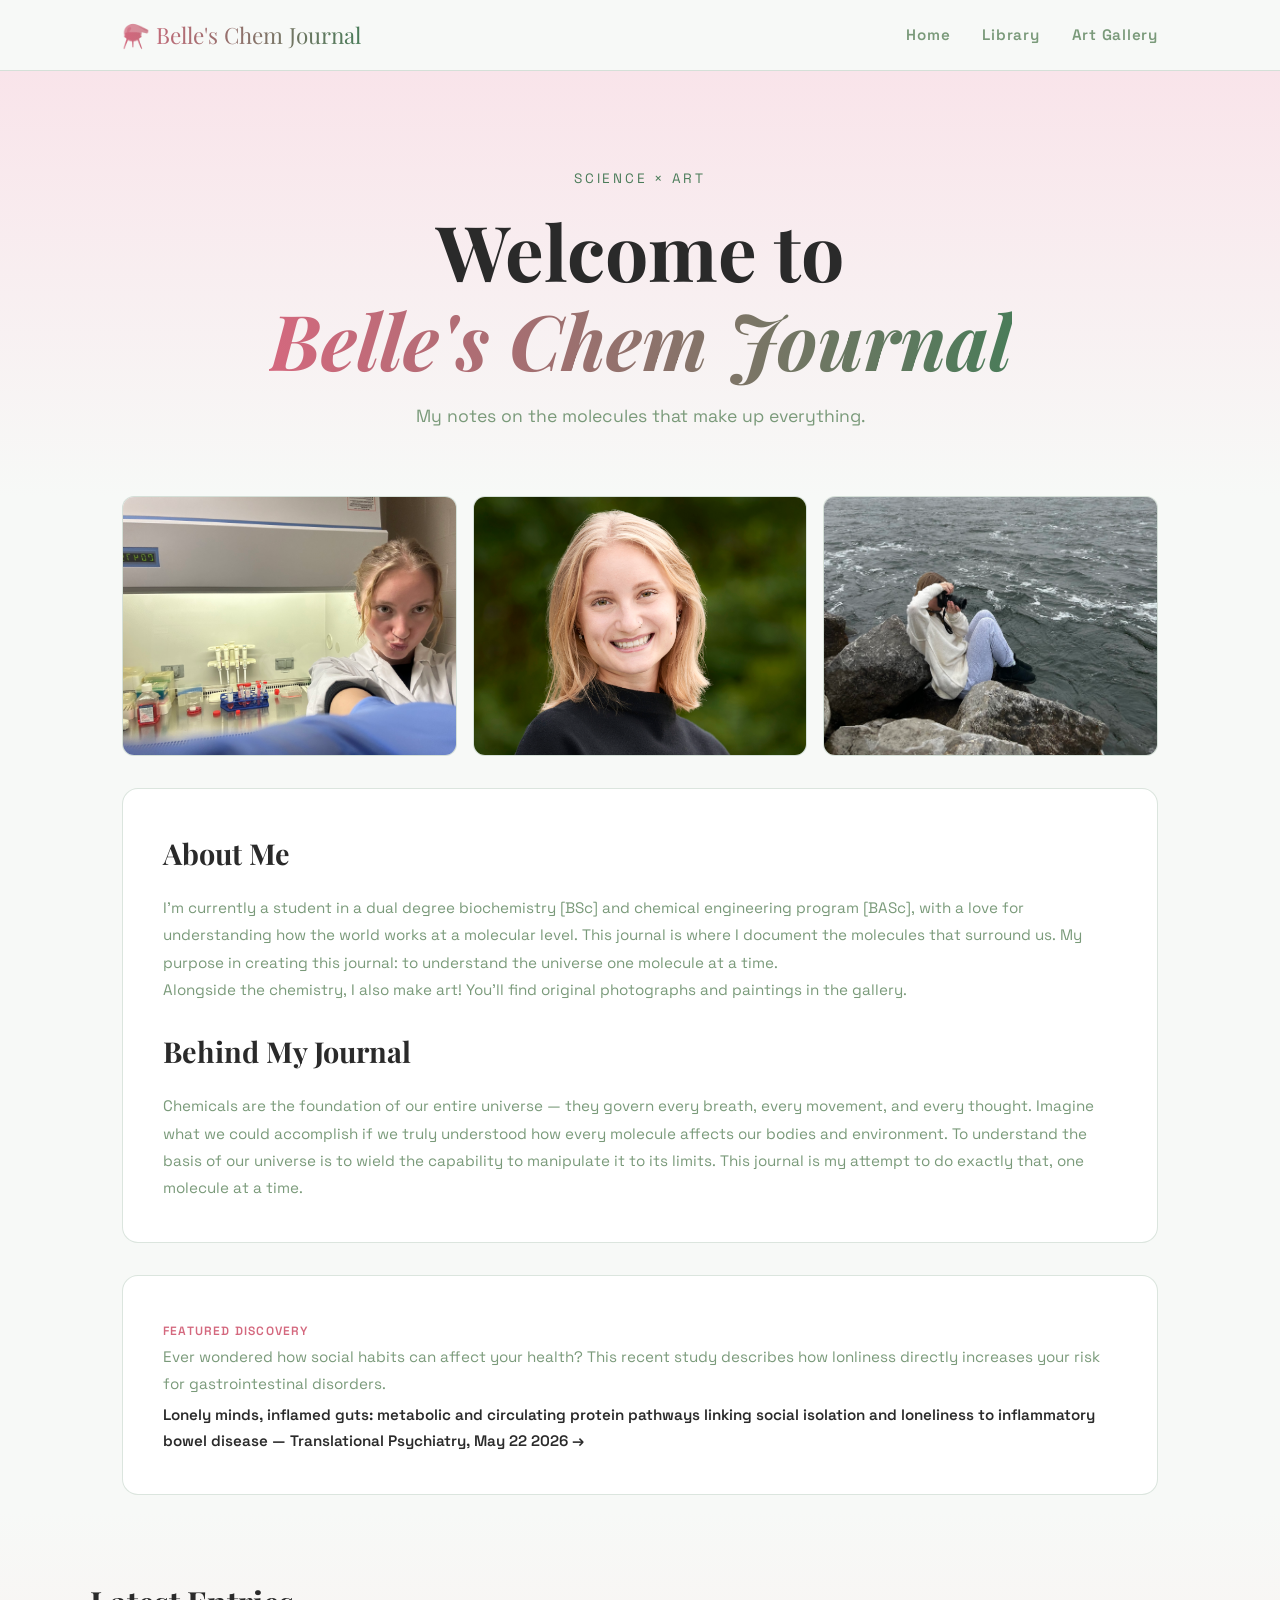
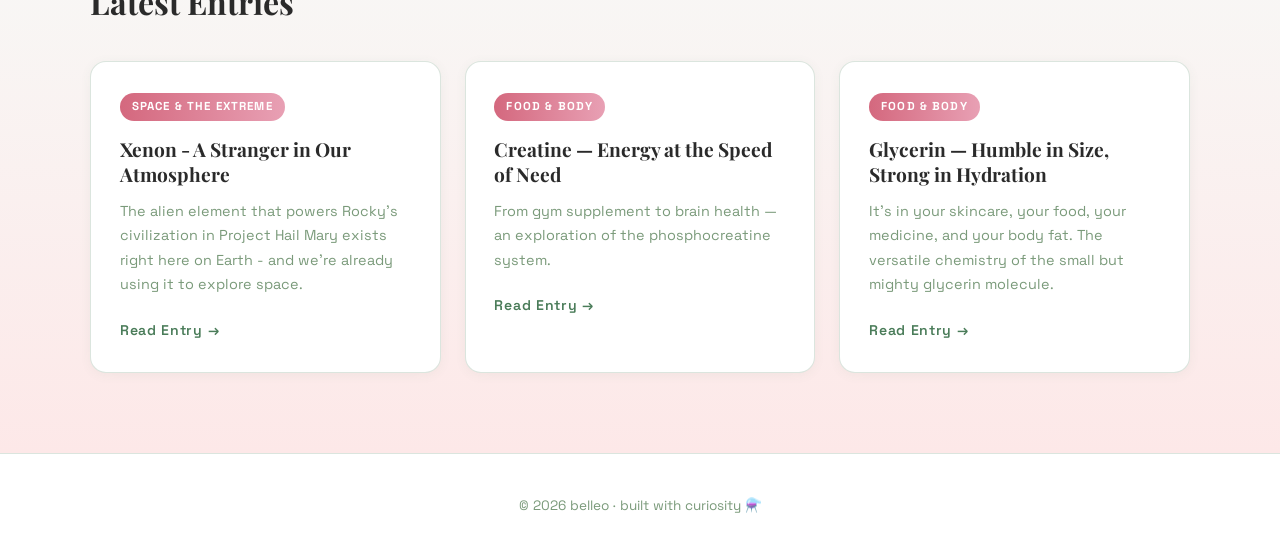
<file: index.html>
<!DOCTYPE html>
<html lang="en">
<head>
  <meta charset="UTF-8" />
  <meta name="viewport" content="width=device-width, initial-scale=1.0"/>
  <title>Belle's Chem Journal</title>
  <link rel="stylesheet" href="style.css" />
  <link href="https://fonts.googleapis.com/css2?family=Space+Grotesk:wght@300;400;600;700&family=Playfair+Display:ital,wght@0,700;1,400&display=swap" rel="stylesheet"/>
</head>
<body>

  <header>
    <nav>
      <a href="index.html" class="logo">⚗️ Belle's Chem Journal</a>
      <ul>
        <li><a href="index.html">Home</a></li>
        <li><a href="categories.html">Library</a></li>
        <li><a href="gallery.html">Art Gallery</a></li>
      </ul>
    </nav>
  </header>

  <main>

    <!-- ── 1. HERO ────────────────────────────────────────────────────────────────────────────────────────── -->
    <section class="hero">
      <p class="hero-label">science × art</p>
      <h1>Welcome to<br/><em>Belle's Chem Journal</em></h1>
      <p class="hero-sub">My notes on the molecules that make up everything.</p>
    </section>

    <!-- ── 2. PHOTO BAR ───────────────────────────────────────────────────────────────────────────────────── -->
    <section class="closing-section">
      <div class="photo-bar">
        <div class="photo-slot">
          <img src="images/selfie.jpeg" alt="Belle in the lab" />
        </div>
        <div class="photo-slot">
          <img src="images/headshot.jpeg" alt="Belle presenting research" />
        </div>
        <div class="photo-slot">
          <img src="images/camera.jpeg" alt="Lab work" />
        </div>
      </div>
    </section>

    <!-- ── 3. ABOUT + BEHIND THE JOURNAL ─────────────────────────────────────────────────────────────────── -->
    <section class="intro-section" style="margin-top: 2rem;">
      <div class="intro-inner">

        <h2>About Me</h2>
        <p>
          I'm currently a student in a dual degree biochemistry [BSc] and chemical engineering 
          program [BASc], with a love for understanding how the world works at a molecular level. 
          This journal is where I document the molecules that surround us. My purpose in creating 
          this journal: to understand the universe one molecule at a time.
        </p>
        <p>
          Alongside the chemistry, I also make art! You'll find original photographs and 
          paintings in the gallery.
        </p>

        <h2 style="margin-top: 1.5rem;">Behind My Journal</h2>
        <p>
          Chemicals are the foundation of our entire universe — they govern every breath, 
          every movement, and every thought. Imagine what we could accomplish if we truly 
          understood how every molecule affects our bodies and environment. To understand 
          the basis of our universe is to wield the capability to manipulate it to its limits. 
          This journal is my attempt to do exactly that, one molecule at a time.
        </p>

      </div>
    </section>

    <!-- ── 4. FEATURED DISCOVERY ──────────────────────────────────────────────────────────────────────────── -->
    <section class="discovery-section">
      <div class="intro-inner">
        <span class="discovery-label">Featured Discovery</span>
        <div class="discovery-content">
          <p class="discovery-desc">Ever wondered how social habits can affect your health? This recent study describes how lonliness directly increases your risk for gastrointestinal disorders.</p>
          <a href="https://www.nature.com/articles/s41398-026-04116-0" class="discovery-title" target="_blank">Lonely minds, inflamed guts: metabolic and circulating protein pathways linking social isolation and loneliness to inflammatory bowel disease — Translational Psychiatry, May 22 2026 →</a>
        </div>
      </div>
    </section>

    <!-- ── 5. FEATURED ENTRIES ────────────────────────────────────────────────────────────────────────────── -->
    <div class="closing-wrapper">
      <section class="posts-section">
        <h2>Latest Entries</h2>
        <div class="posts-grid">

            <article class="post-card">
            <div class="post-tag">Space & The Extreme</div>
            <h3><a href="posts/xenon.html">Xenon - A Stranger in Our Atmosphere</a></h3>
            <p>The alien element that powers Rocky's civilization in Project Hail Mary exists right here on Earth - and we're already using it to explore space.</p>
            <a href="posts/xenon.html" class="read-more">Read Entry →</a>
          </article>

          <article class="post-card">
            <div class="post-tag">Food & Body</div>
            <h3><a href="posts/creatine.html">Creatine — Energy at the Speed of Need</a></h3>
            <p>From gym supplement to brain health — an exploration of the phosphocreatine system.</p>
            <a href="posts/creatine.html" class="read-more">Read Entry →</a>
          </article>

          <article class="post-card">
            <div class="post-tag">Food & Body</div>
            <h3><a href="posts/glycerin.html">Glycerin — Humble in Size, Strong in Hydration</a></h3>
            <p>It's in your skincare, your food, your medicine, and your body fat. The versatile chemistry of the small but mighty glycerin molecule.</p>
            <a href="posts/glycerin.html" class="read-more">Read Entry →</a>
          </article>

        </div>
      </section>
    </div>

  </main>

  <footer>
    <p>© 2026 belleo · built with curiosity ⚗️</p>
  </footer>

</body>
</html>
</file>
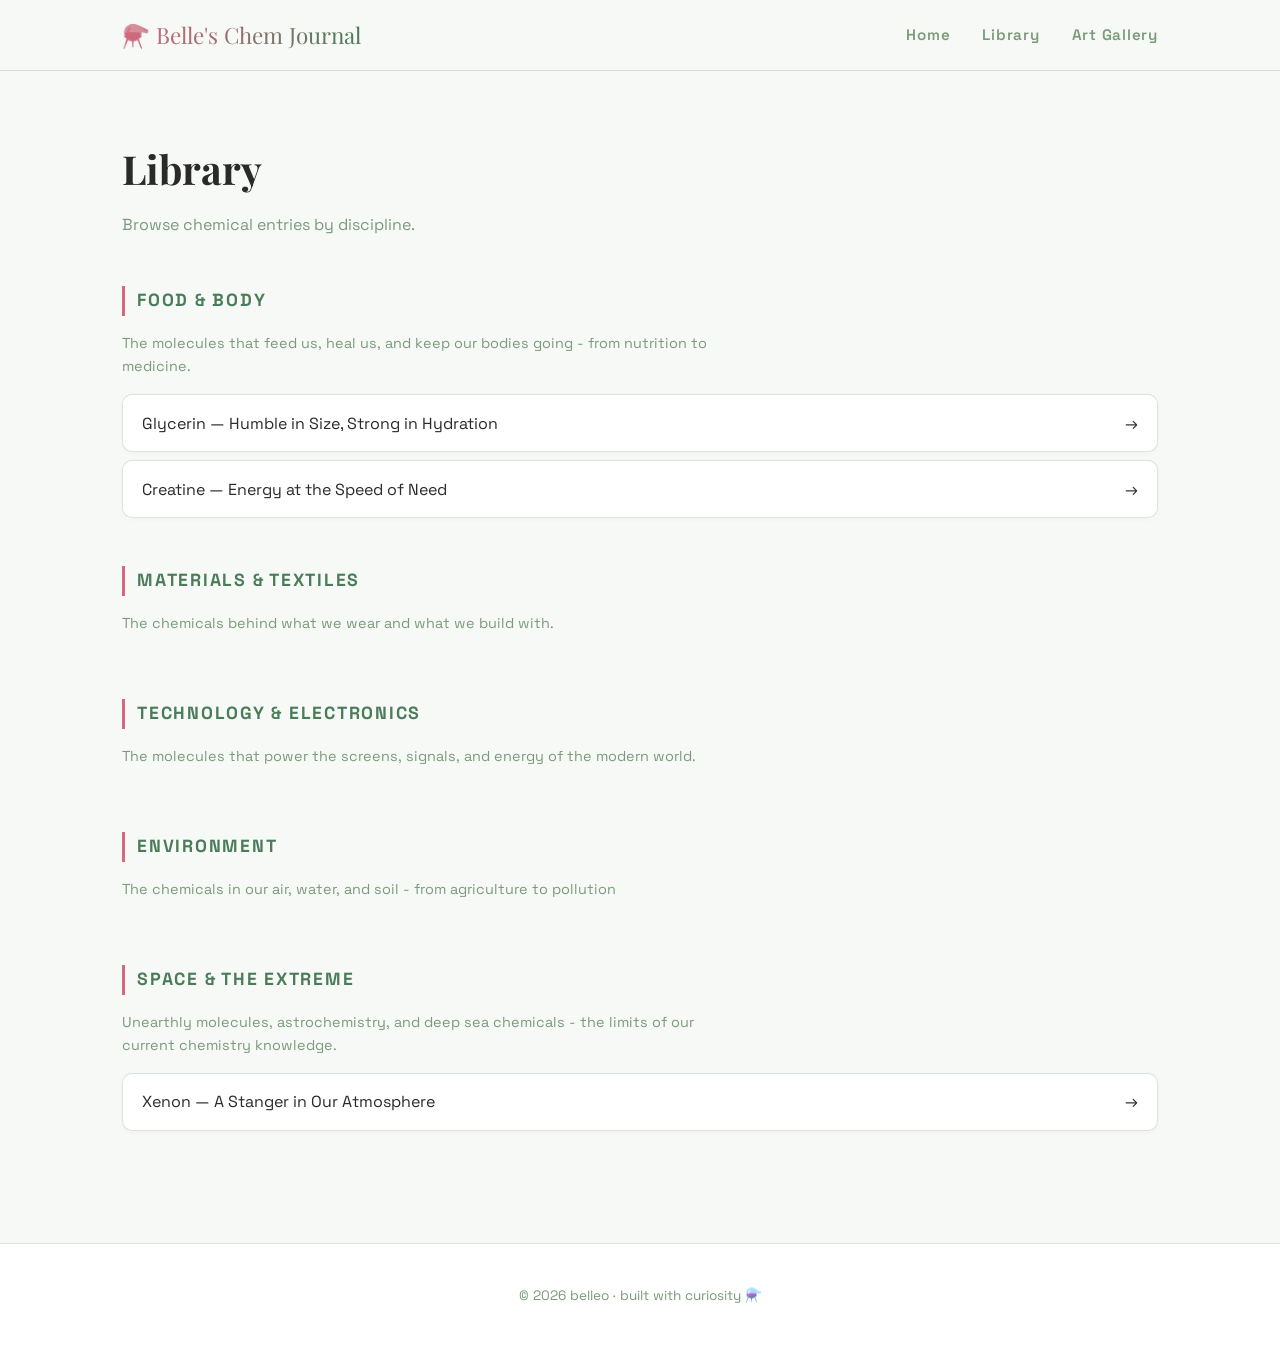
<file: categories.html>
<!DOCTYPE html>
<html lang="en">
<head>
  <meta charset="UTF-8" />
  <meta name="viewport" content="width=device-width, initial-scale=1.0"/>
  <title>Categories — Belle's Chem Journal</title>
  <link rel="stylesheet" href="style.css" />
  <link href="https://fonts.googleapis.com/css2?family=Space+Grotesk:wght@300;400;600;700&family=Playfair+Display:ital,wght@0,700;1,400&display=swap" rel="stylesheet"/>
</head>
<body>

  <header>
    <nav>
      <a href="index.html" class="logo">⚗️ Belle's Chem Journal</a>
      <ul>
        <li><a href="index.html">Home</a></li>
        <li><a href="categories.html">Library</a></li>
        <li><a href="gallery.html">Art Gallery</a></li>
      </ul>
    </nav>
  </header>

  <main class="categories-section">
    <h1>Library</h1>
    <p class="page-sub">Browse chemical entries by discipline.</p>

    <div class="category-group">
      <h2>Food & Body</h2>
      <p class="category-desc">The molecules that feed us, heal us, and keep our bodies going - from nutrition to medicine.</p>
      <ul class="category-list">
        <!-- ADD MORE POSTS HERE -->
        <li><a href="posts/glycerin.html"><span>Glycerin — Humble in Size, Strong in Hydration</span><span>→</span></a></li>
        <li><a href="posts/creatine.html"><span>Creatine — Energy at the Speed of Need</span><span>→</span></a></li>
      </ul>
    </div>

    <div class="category-group">
      <h2>Materials & Textiles</h2>
      <p class="category-desc">The chemicals behind what we wear and what we build with.</p>
      <ul class="category-list">
        <!-- ADD MORE POSTS HERE -->
      </ul>
    </div>

    <div class="category-group">
      <h2>Technology & Electronics</h2>
      <p class="category-desc">The molecules that power the screens, signals, and energy of the modern world.</p>      
      <ul class="category-list">
        <!-- ADD MORE POSTS HERE -->
      </ul>
    </div>
    
        <div class="category-group">
      <h2>Environment</h2>
      <p class="category-desc">The chemicals in our air, water, and soil - from agriculture to pollution</p>      
      <ul class="category-list">
        <!-- ADD MORE POSTS HERE -->
      </ul>
    </div>

    <div class="category-group">
      <h2>Space & The Extreme</h2>
      <p class="category-desc">Unearthly molecules, astrochemistry, and deep sea chemicals - the limits of our current chemistry knowledge.</p>      
      <ul class="category-list">
        <!-- ADD POSTS HERE -->
        <li><a href="posts/xenon.html"><span>Xenon — A Stanger in Our Atmosphere</span><span>→</span></a></li>
      </ul>
    </div>

  </main>

  <footer>
    <p>© 2026 belleo · built with curiosity ⚗️</p>
  </footer>

</body>
</html>
</file>
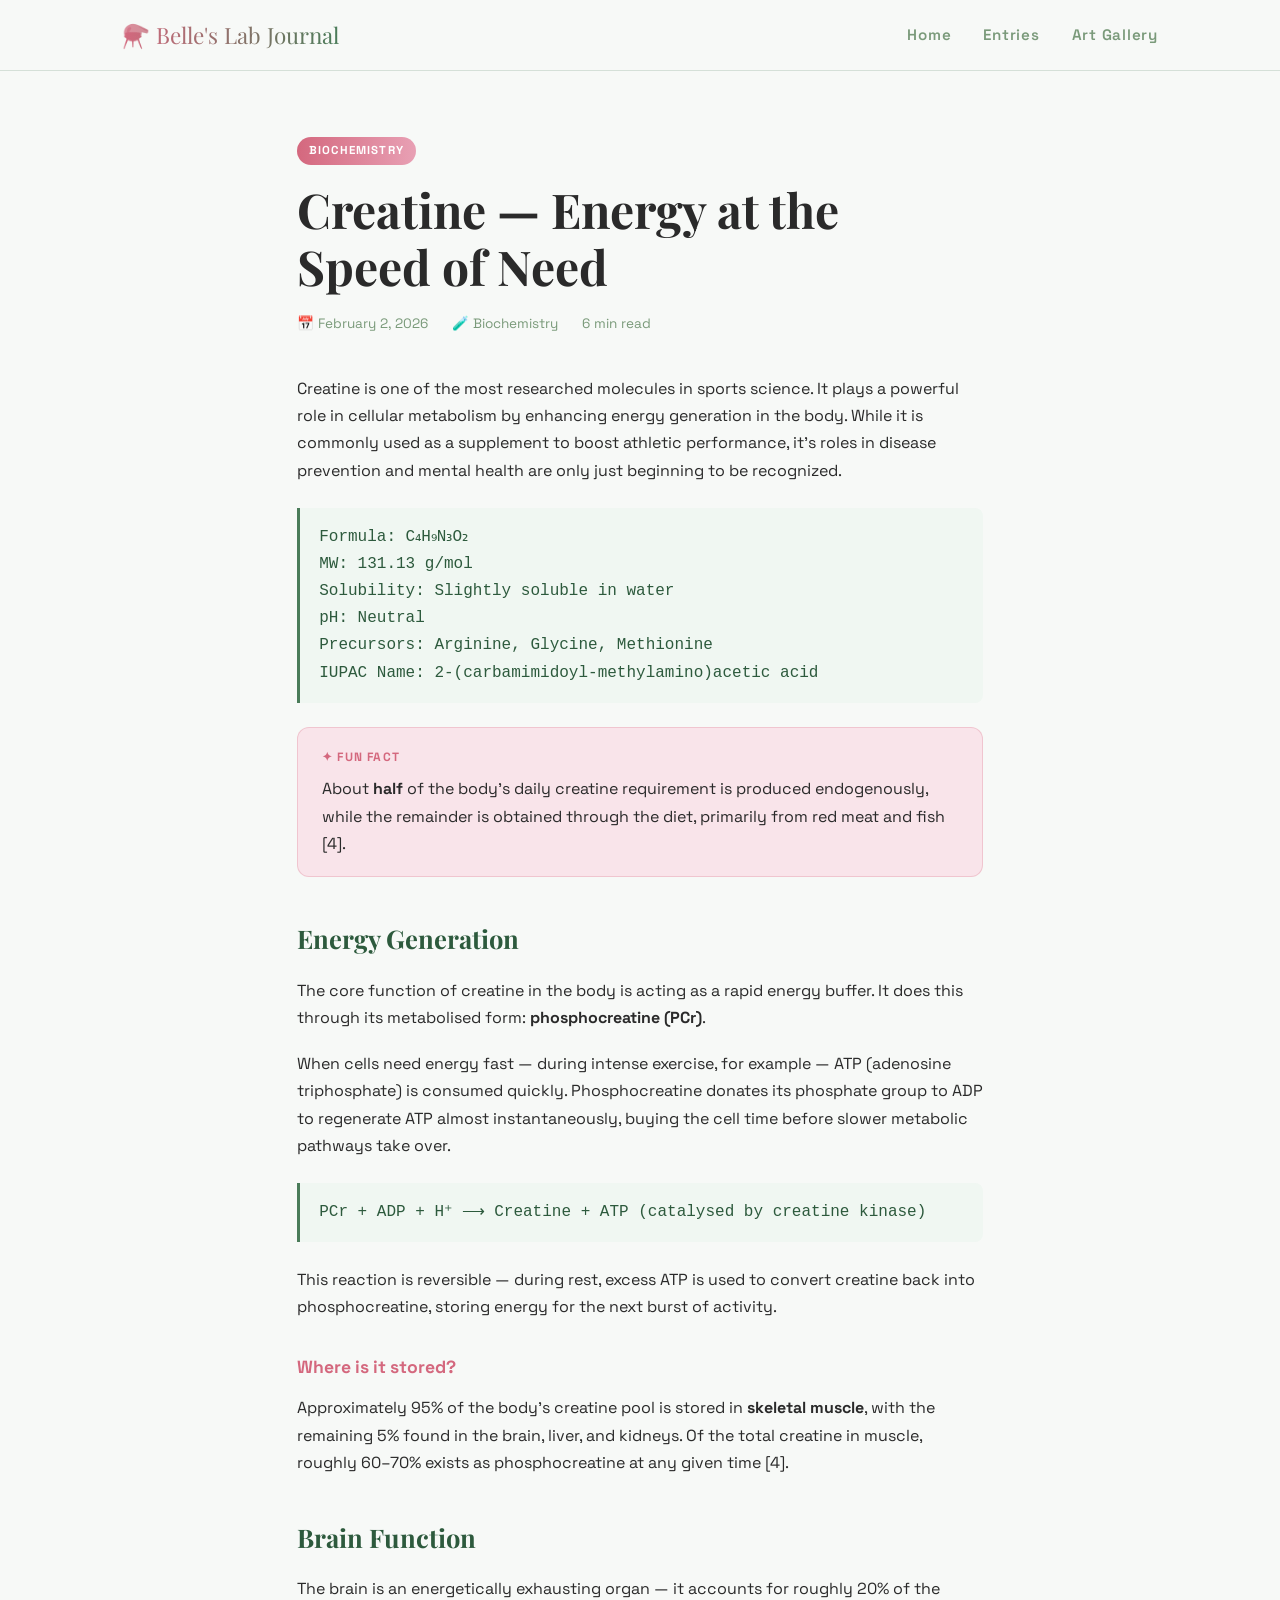
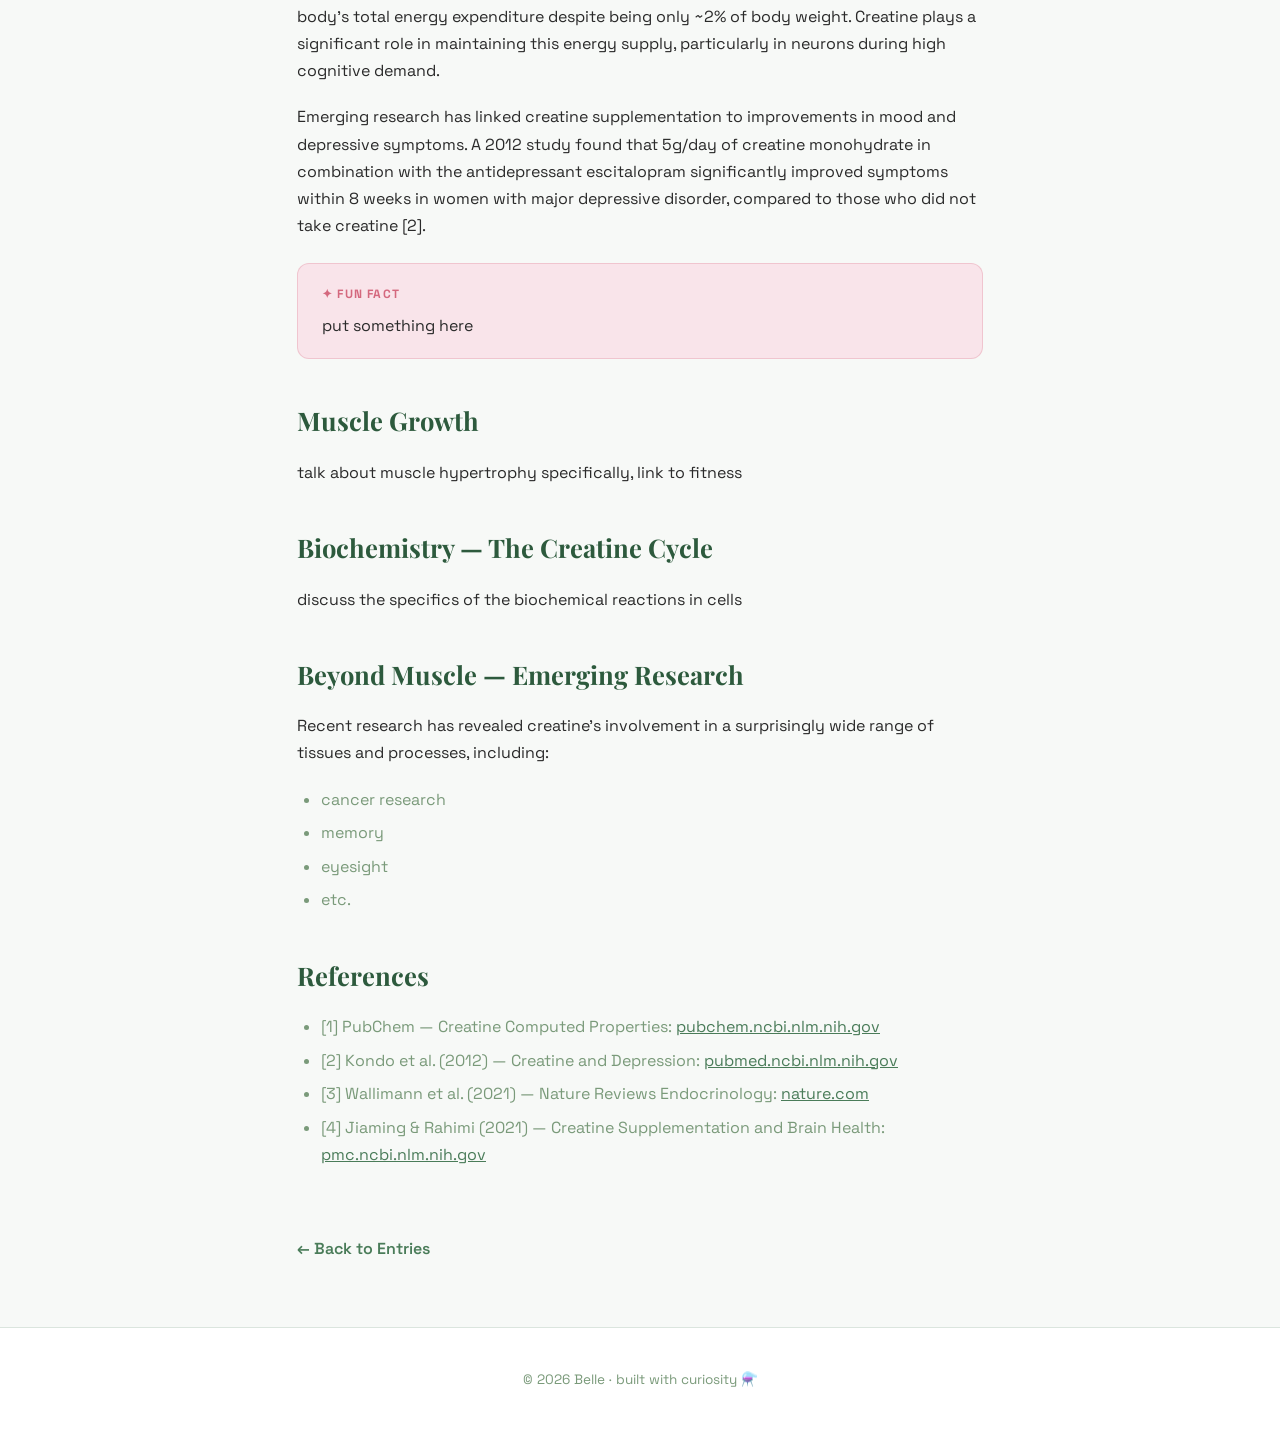
<file: posts/creatine.html>
<!DOCTYPE html>
<html lang="en">
<head>
  <meta charset="UTF-8" />
  <meta name="viewport" content="width=device-width, initial-scale=1.0"/>
  <title>Creatine — Belle's Lab Journal</title>
  <link rel="stylesheet" href="../style.css" />
  <link href="https://fonts.googleapis.com/css2?family=Space+Grotesk:wght@300;400;600;700&family=Playfair+Display:ital,wght@0,700;1,400&display=swap" rel="stylesheet"/>
</head>
<body>

  <header>
    <nav>
      <a href="../index.html" class="logo">⚗️ Belle's Lab Journal</a>
      <ul>
        <li><a href="../index.html">Home</a></li>
        <li><a href="../categories.html">Entries</a></li>
        <li><a href="../gallery.html">Art Gallery</a></li>
      </ul>
    </nav>
  </header>

  <main class="article-container">

    <div class="article-header">
      <div class="post-tag">Biochemistry</div>
      <h1>Creatine — Energy at the Speed of Need</h1>
      <div class="article-meta">
        <span>📅 February 2, 2026</span>
        <span>🧪 Biochemistry</span>
        <span>6 min read</span>
      </div>
    </div>

    <div class="article-body">

      <p>
        Creatine is one of the most researched molecules in sports science. 
        It plays a powerful role in cellular metabolism by enhancing energy generation in the body.
        While it is commonly used as a supplement to boost athletic performance, it's roles in disease prevention and 
        mental health are only just beginning to be recognized. 
      </p>

      <!-- MOLECULE STATS -->
      <div class="chem-formula">
        Formula:       C₄H₉N₃O₂<br>
        MW:            131.13 g/mol<br>
        Solubility:    Slightly soluble in water<br>
        pH:            Neutral<br>
        Precursors:    Arginine, Glycine, Methionine<br>
        IUPAC Name:    2-(carbamimidoyl-methylamino)acetic acid
      </div>

      <div class="fun-fact">
        About <strong>half</strong> of the body's daily creatine requirement is produced endogenously, 
        while the remainder is obtained through the diet, primarily from red meat and fish [4].
      </div>

      <h2>Energy Generation</h2>
      <p>
        The core function of creatine in the body is acting as a rapid energy 
        buffer. It does this through its metabolised form: <strong>phosphocreatine (PCr)</strong>.
      </p>
      <p>
        When cells need energy fast — during intense exercise, for example — ATP 
        (adenosine triphosphate) is consumed quickly. Phosphocreatine donates its 
        phosphate group to ADP to regenerate ATP almost instantaneously, buying 
        the cell time before slower metabolic pathways take over.
      </p>

      <div class="chem-formula">
        PCr + ADP + H⁺  ⟶  Creatine + ATP
        (catalysed by creatine kinase)
      </div>

      <p>
        This reaction is reversible — during rest, excess ATP is used to 
        convert creatine back into phosphocreatine, storing 
        energy for the next burst of activity.
      </p>

      <h3>Where is it stored?</h3>
      <p>
        Approximately 95% of the body's creatine pool is stored in 
        <strong>skeletal muscle</strong>, with the remaining 5% found in the 
        brain, liver, and kidneys. Of the total creatine in muscle, roughly 
        60–70% exists as phosphocreatine at any given time [4].
      </p>

      <h2>Brain Function</h2>
      <p>
        The brain is an energetically exhausting organ — it accounts for roughly 
        20% of the body's total energy expenditure despite being only ~2% of 
        body weight. Creatine plays a significant role in maintaining this energy 
        supply, particularly in neurons during high cognitive demand.
      </p>
      <p>
        Emerging research has linked creatine supplementation to improvements in 
        mood and depressive symptoms. A 2012 study found that 5g/day of creatine monohydrate in
        combination with the antidepressant escitalopram significantly improved symptoms within 8 weeks 
        in women with major depressive disorder, compared to those who did not take creatine [2].
      </p>

      <div class="fun-fact">
        put something here
      </div>

      <h2>Muscle Growth</h2>
      <p>
        talk about muscle hypertrophy specifically, link to fitness
      </ul>

      <h2>Biochemistry — The Creatine Cycle</h2>

      <p>discuss the specifics of the biochemical reactions in cells</p>

      <h2>Beyond Muscle — Emerging Research</h2>
      <p>
        Recent research has revealed creatine's involvement in a surprisingly 
        wide range of tissues and processes, including:
      </p>
      <ul>
        <li>cancer research</li>
        <li>memory</li>
        <li>eyesight</li>
        <li>etc.</li>
      </ul>

      <!-- REFERENCES -->
      <h2>References</h2>
      <ul>
        <li>[1] PubChem — Creatine Computed Properties: <a href="https://pubchem.ncbi.nlm.nih.gov/compound/Creatine#section=Computed-Properties" style="color: var(--green); text-decoration: underline;" target="_blank">pubchem.ncbi.nlm.nih.gov</a></li>
        <li>[2] Kondo et al. (2012) — Creatine and Depression: <a href="https://pubmed.ncbi.nlm.nih.gov/22864465/" style="color: var(--green); text-decoration: underline;" target="_blank">pubmed.ncbi.nlm.nih.gov</a></li>
        <li>[3] Wallimann et al. (2021) — Nature Reviews Endocrinology: <a href="https://www.nature.com/articles/s41574-020-0365-5" style="color: var(--green); text-decoration: underline;" target="_blank">nature.com</a></li>
        <li>[4] Jiaming & Rahimi (2021) — Creatine Supplementation and Brain Health: <a href="https://pmc.ncbi.nlm.nih.gov/articles/PMC7910963/" style="color: var(--green); text-decoration: underline;" target="_blank">pmc.ncbi.nlm.nih.gov</a></li>
      </ul>

    </div>

    <a href="../categories.html" class="back-link">← Back to Entries</a>

  </main>

  <footer>
    <p>© 2026 Belle · built with curiosity ⚗️</p>
  </footer>

</body>
</html>
</file>
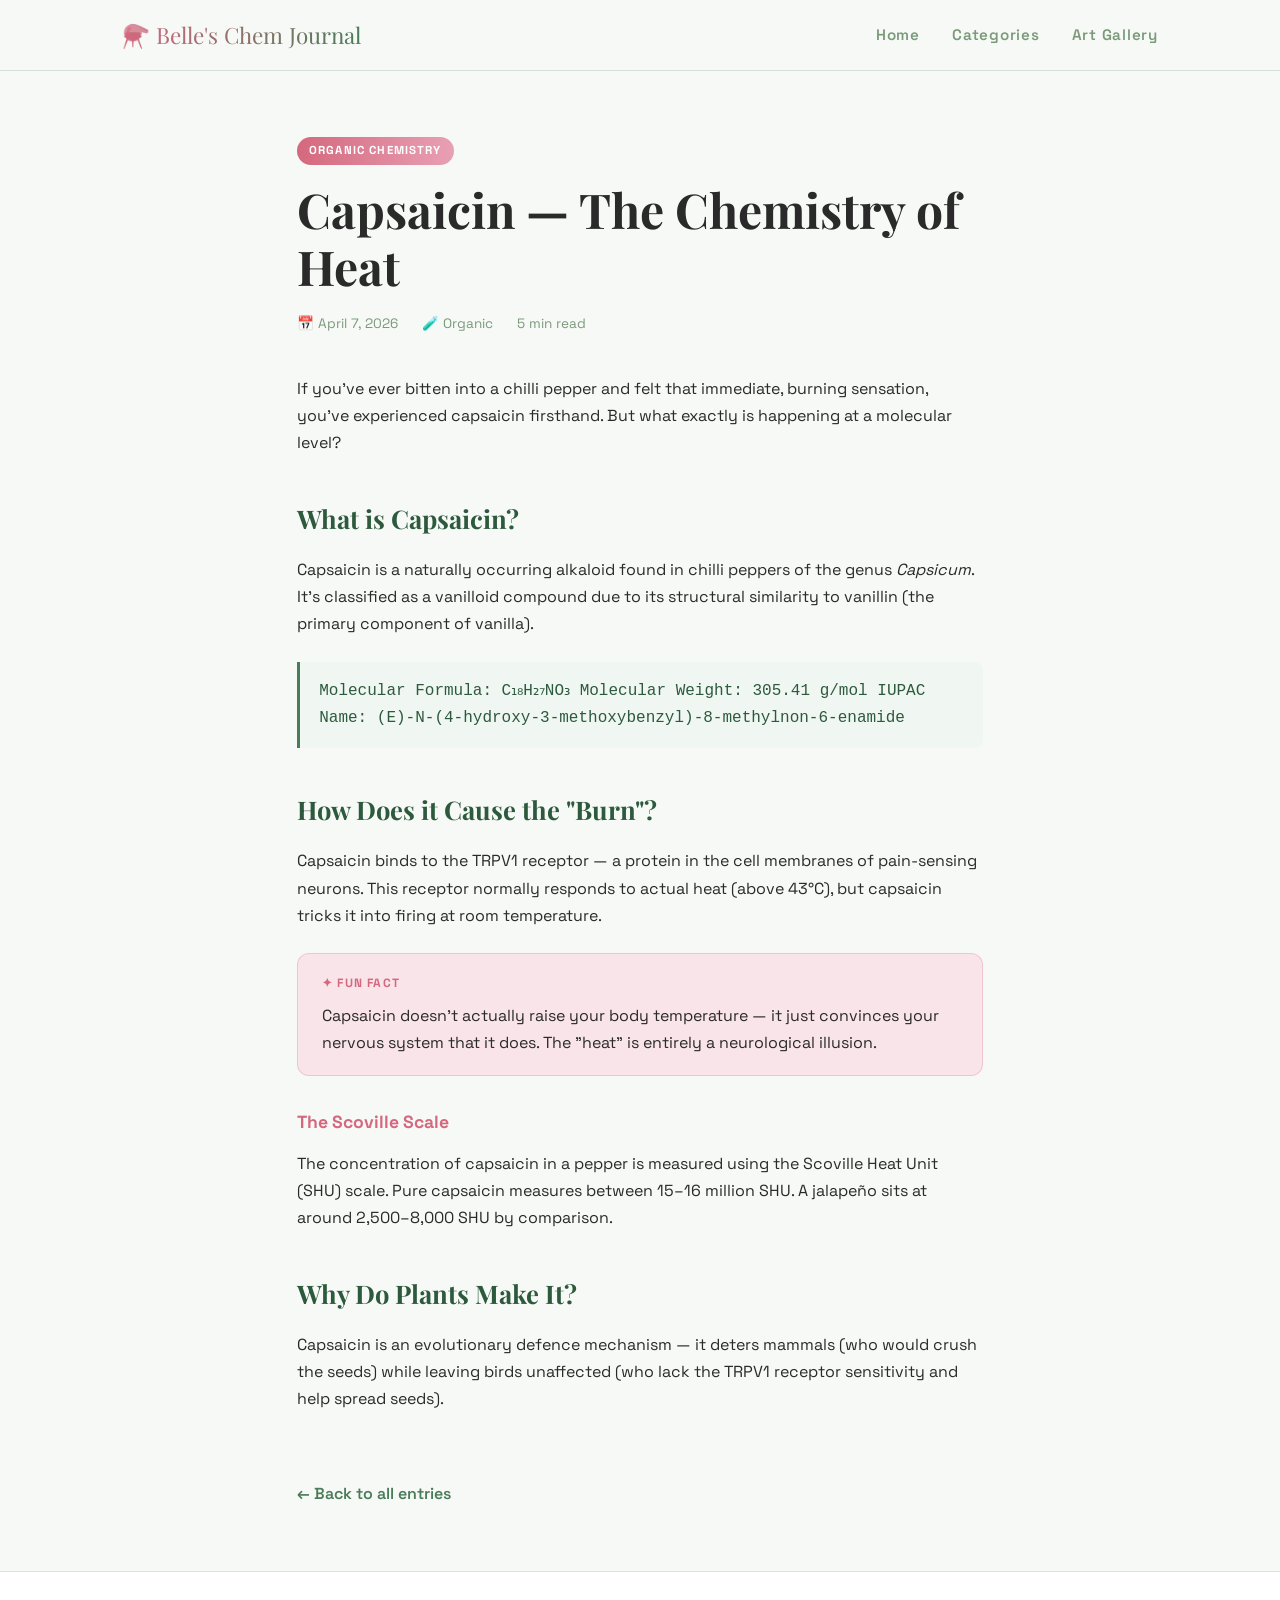
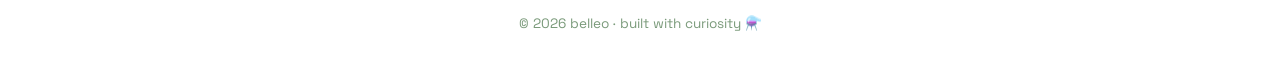
<file: posts/example-post.html>
<!DOCTYPE html>
<html lang="en">
<head>
  <meta charset="UTF-8" />
  <meta name="viewport" content="width=device-width, initial-scale=1.0"/>
  <title>Capsaicin — Belle's Chem Journal</title>
  <link rel="stylesheet" href="../style.css" />
  <link href="https://fonts.googleapis.com/css2?family=Space+Grotesk:wght@300;400;600;700&family=Playfair+Display:ital,wght@0,700;1,400&display=swap" rel="stylesheet"/>
</head>
<body>

  <header>
    <nav>
      <a href="../index.html" class="logo">⚗️ Belle's Chem Journal</a>
      <ul>
        <li><a href="../index.html">Home</a></li>
        <li><a href="../categories.html">Categories</a></li>
        <li><a href="../gallery.html">Art Gallery</a></li>
      </ul>
    </nav>
  </header>

  <main class="article-container">

    <div class="article-header">
      <div class="post-tag">Organic Chemistry</div>
      <h1>Capsaicin — The Chemistry of Heat</h1>
      <div class="article-meta">
        <span>📅 April 7, 2026</span>
        <span>🧪 Organic</span>
        <span>5 min read</span>
      </div>
    </div>

    <div class="article-body">

      <p>
        If you've ever bitten into a chilli pepper and felt that immediate, 
        burning sensation, you've experienced capsaicin firsthand. But what 
        exactly is happening at a molecular level?
      </p>

      <h2>What is Capsaicin?</h2>
      <p>
        Capsaicin is a naturally occurring alkaloid found in chilli peppers 
        of the genus <em>Capsicum</em>. It's classified as a vanilloid compound 
        due to its structural similarity to vanillin (the primary component of vanilla).
      </p>

      <div class="chem-formula">
        Molecular Formula: C₁₈H₂₇NO₃
        Molecular Weight: 305.41 g/mol
        IUPAC Name: (E)-N-(4-hydroxy-3-methoxybenzyl)-8-methylnon-6-enamide
      </div>

      <h2>How Does it Cause the "Burn"?</h2>
      <p>
        Capsaicin binds to the TRPV1 receptor — a protein in the cell membranes 
        of pain-sensing neurons. This receptor normally responds to actual heat 
        (above 43°C), but capsaicin tricks it into firing at room temperature.
      </p>

      <div class="fun-fact">
        Capsaicin doesn't actually raise your body temperature — it just 
        convinces your nervous system that it does. The "heat" is entirely 
        a neurological illusion.
      </div>

      <h3>The Scoville Scale</h3>
      <p>
        The concentration of capsaicin in a pepper is measured using the 
        Scoville Heat Unit (SHU) scale. Pure capsaicin measures between 
        15–16 million SHU. A jalapeño sits at around 2,500–8,000 SHU by comparison.
      </p>

      <h2>Why Do Plants Make It?</h2>
      <p>
        Capsaicin is an evolutionary defence mechanism — it deters mammals 
        (who would crush the seeds) while leaving birds unaffected (who lack 
        the TRPV1 receptor sensitivity and help spread seeds).
      </p>

    </div>

    <a href="../index.html" class="back-link">← Back to all entries</a>

  </main>

  <footer>
    <p>© 2026 belleo · built with curiosity ⚗️</p>
  </footer>

</body>
</html>
</file>
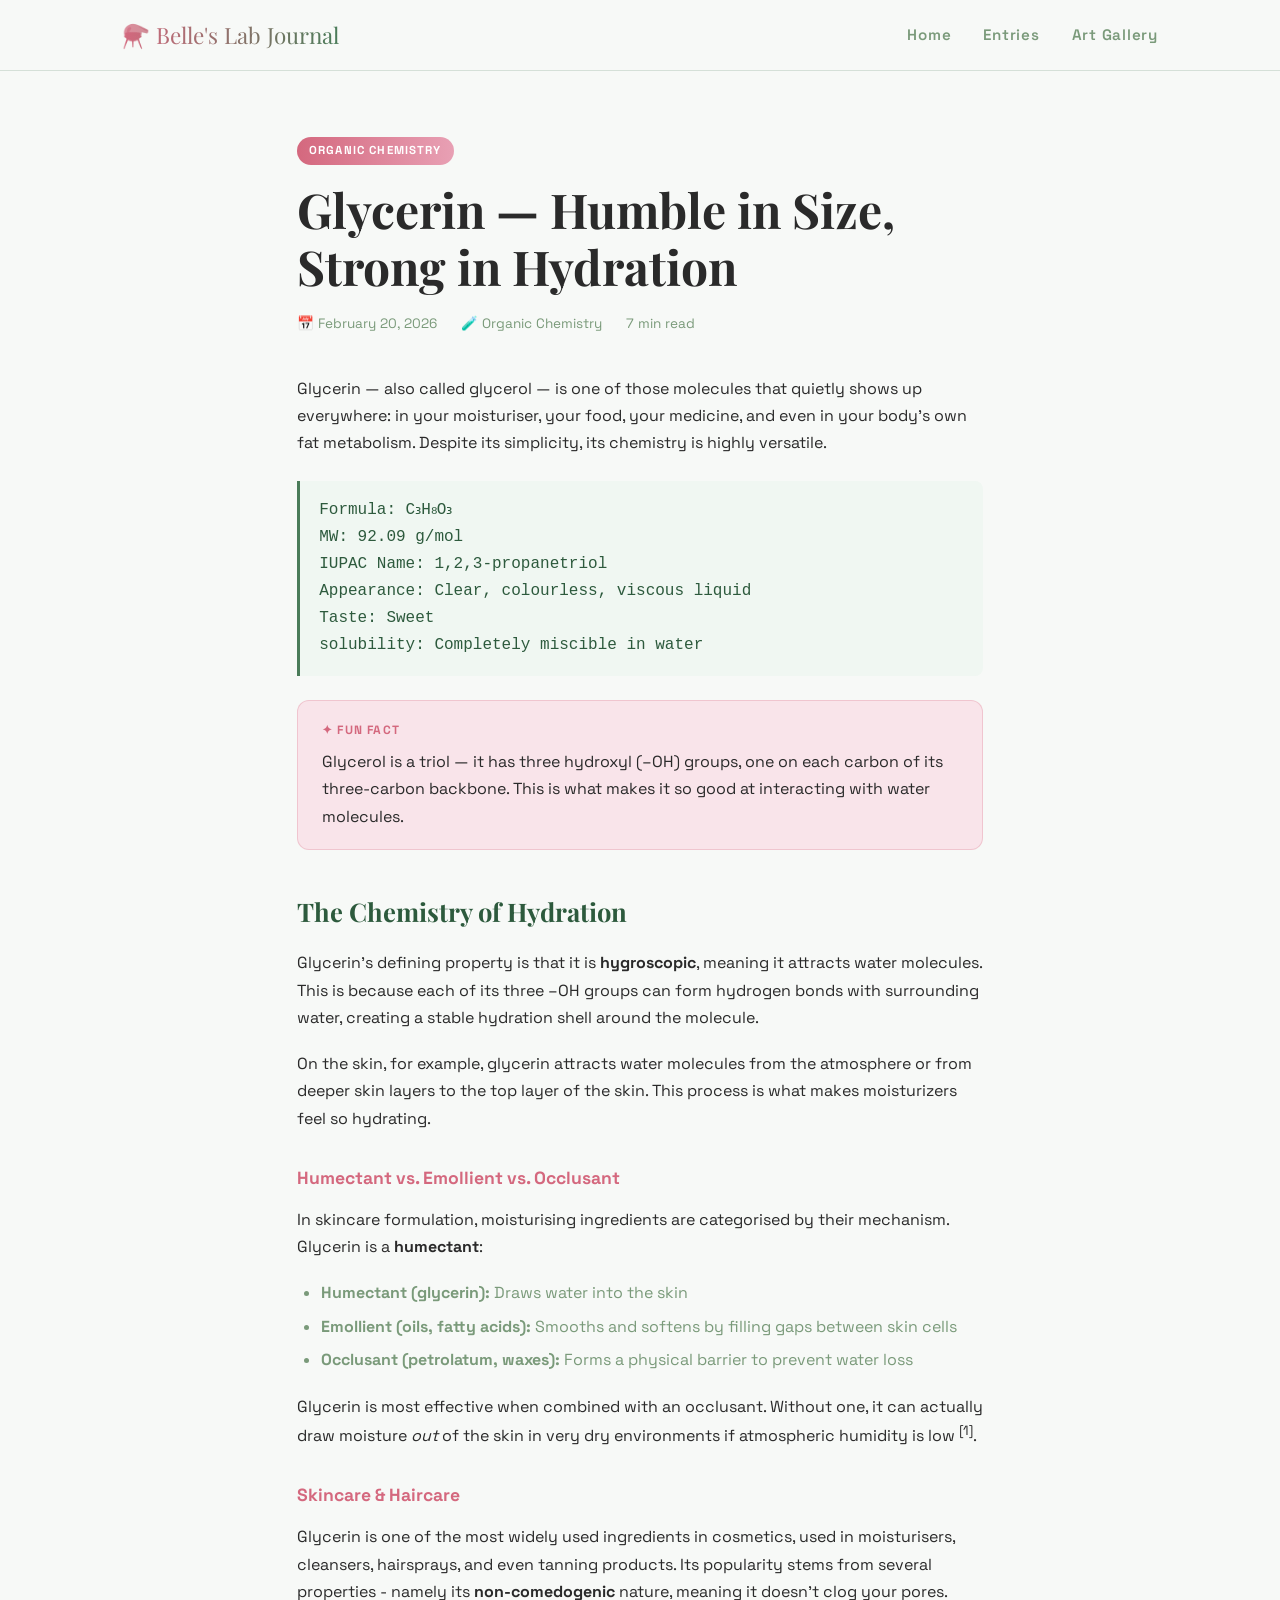
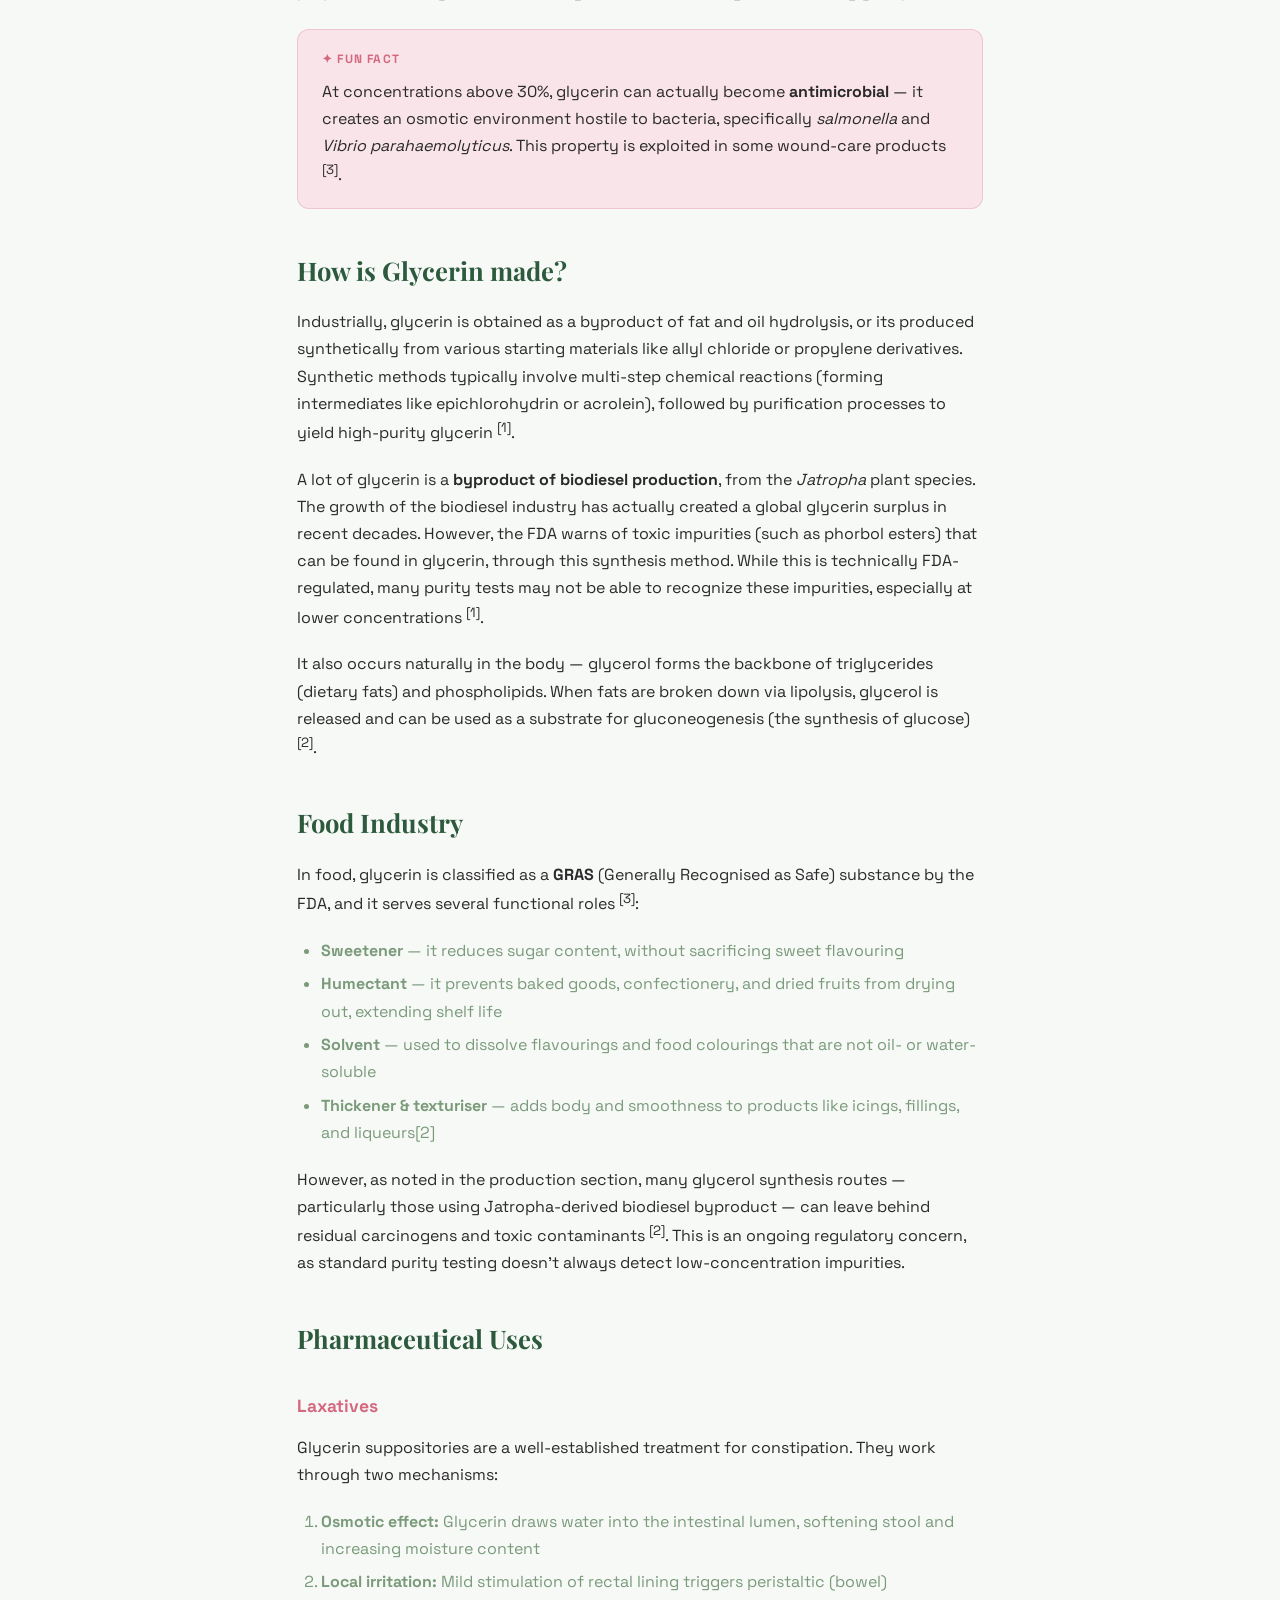
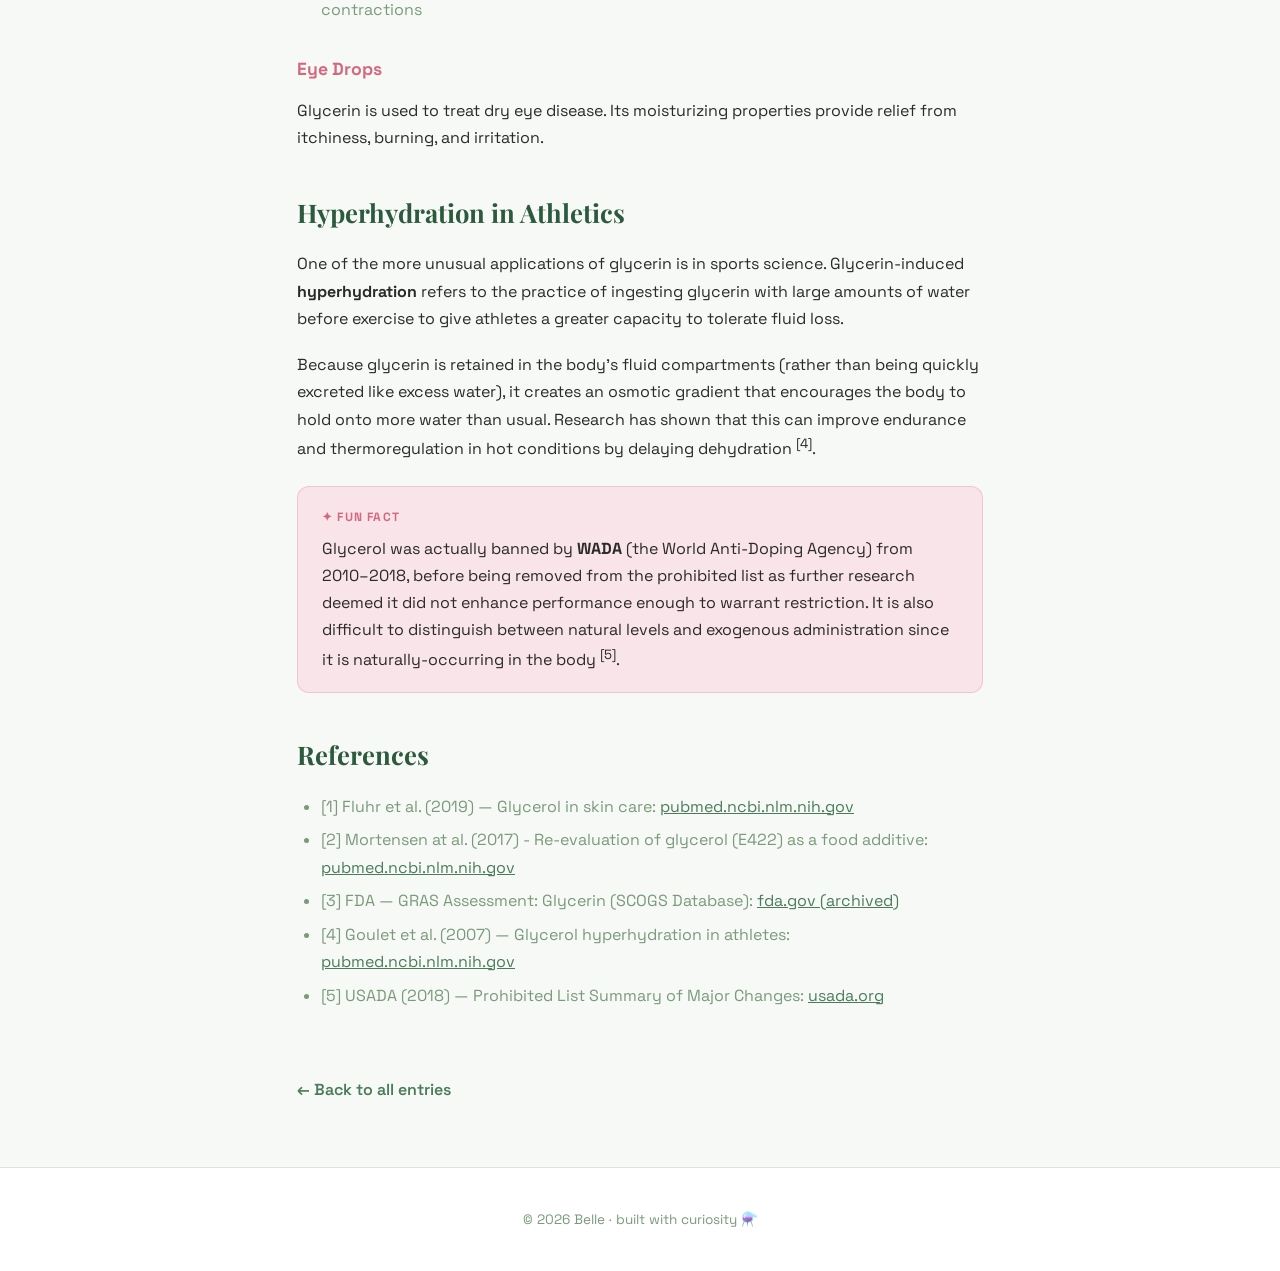
<file: posts/glycerin.html>
<!DOCTYPE html>
<html lang="en">
<head>
  <meta charset="UTF-8" />
  <meta name="viewport" content="width=device-width, initial-scale=1.0"/>
  <title>Glycerin — Belle's Lab Journal</title>
  <link rel="stylesheet" href="../style.css" />
  <link href="https://fonts.googleapis.com/css2?family=Space+Grotesk:wght@300;400;600;700&family=Playfair+Display:ital,wght@0,700;1,400&display=swap" rel="stylesheet"/>
</head>
<body>

  <header>
    <nav>
      <a href="../index.html" class="logo">⚗️ Belle's Lab Journal</a>
      <ul>
        <li><a href="../index.html">Home</a></li>
        <li><a href="../categories.html">Entries</a></li>
        <li><a href="../gallery.html">Art Gallery</a></li>
      </ul>
    </nav>
  </header>

  <main class="article-container">

    <div class="article-header">
      <div class="post-tag">Organic Chemistry</div>
      <h1>Glycerin — Humble in Size, Strong in Hydration</h1>
      <div class="article-meta">
        <span>📅 February 20, 2026</span>
        <span>🧪 Organic Chemistry</span>
        <span>7 min read</span>
      </div>
    </div>

    <div class="article-body">

      <p>
        Glycerin — also called glycerol — is one of those molecules that quietly 
        shows up everywhere: in your moisturiser, your food, your medicine, 
        and even in your body's own fat metabolism. Despite its simplicity, 
        its chemistry is highly versatile.
      </p>

      <!-- MOLECULE STATS -->
      <div class="chem-formula">
        Formula:       C₃H₈O₃<br>
        MW:            92.09 g/mol<br>
        IUPAC Name:    1,2,3-propanetriol<br>
        Appearance:    Clear, colourless, viscous liquid<br>
        Taste:         Sweet<br>
        solubility:    Completely miscible in water
      </div>

      <div class="fun-fact">
        Glycerol is a triol — it has three hydroxyl (–OH) groups, one on each 
        carbon of its three-carbon backbone. This is what makes it so 
        good at interacting with water molecules.
      </div>

      <h2>The Chemistry of Hydration</h2>
      <p>
        Glycerin's defining property is that it is <strong>hygroscopic</strong>, 
        meaning it attracts water molecules. This is because each 
        of its three –OH groups can form hydrogen bonds with surrounding water, 
        creating a stable hydration shell around the molecule.
      </p>
      <p>
        On the skin, for example, glycerin attracts water molecules from the atmosphere 
        or from deeper skin layers to the top layer of the skin. This process is what makes
        moisturizers feel so hydrating. 
      </p>

      <h3>Humectant vs. Emollient vs. Occlusant</h3>
      <p>
        In skincare formulation, moisturising ingredients are categorised by their 
        mechanism. Glycerin is a <strong>humectant</strong>:
      </p>
      <ul>
        <li><strong>Humectant (glycerin):</strong> Draws water into the skin</li>
        <li><strong>Emollient (oils, fatty acids):</strong> Smooths and softens by filling gaps between skin cells</li>
        <li><strong>Occlusant (petrolatum, waxes):</strong> Forms a physical barrier to prevent water loss</li>
      </ul>
      <p>
        Glycerin is most effective when combined with an occlusant. Without one, 
        it can actually draw moisture <em>out</em> of the skin in very dry 
        environments if atmospheric humidity is low <sup>[1]</sup>.
      </p>

      <h3>Skincare & Haircare</h3>
      <p>
        Glycerin is one of the most widely used ingredients in cosmetics, 
        used in moisturisers, cleansers, hairsprays, and even tanning products. Its popularity 
        stems from several properties - namely its <strong>non-comedogenic</strong> nature, meaning it doesn't
        clog your pores. 
      </p>

      <div class="fun-fact">
        At concentrations above 30%, glycerin can actually become <strong>antimicrobial</strong> — it creates 
        an osmotic environment hostile to bacteria, specifically <em>salmonella</em> and <em>Vibrio parahaemolyticus</em>. 
        This property is exploited in some wound-care products <sup>[3]</sup>.
      </div>

        <h2>How is Glycerin made?</h2>
      <p>
        Industrially, glycerin is obtained as a byproduct of fat and oil hydrolysis, or its produced synthetically 
        from various starting materials like allyl chloride or propylene derivatives. Synthetic methods typically 
        involve multi-step chemical reactions (forming intermediates like epichlorohydrin or acrolein), 
        followed by purification processes to yield high-purity glycerin <sup>[1]</sup>.
      </p>
      <p>
        A lot of glycerin is a <strong>byproduct of biodiesel production</strong>, from the <em>Jatropha</em> plant species. 
        The growth of the biodiesel industry has actually created a global glycerin surplus in recent decades.
        However, the FDA warns of toxic impurities (such as phorbol esters) that can be found in glycerin, through this synthesis method.
        While this is technically FDA-regulated, many purity tests may not be able to recognize these impurities, 
        especially at lower concentrations <sup>[1]</sup>.
      </p>
      <p>
        It also occurs naturally in the body — glycerol forms the backbone of 
        triglycerides (dietary fats) and phospholipids. When fats are broken down 
        via lipolysis, glycerol is released and can be used as a substrate for 
        gluconeogenesis (the synthesis of glucose) <sup>[2]</sup>.
      </p>

      <h2>Food Industry</h2>
      <p>
      In food, glycerin is classified as a <strong>GRAS</strong> (Generally Recognised as Safe) 
      substance by the FDA, and it serves several functional roles <sup>[3]</sup>:
      </p>
      <ul>
        <li><strong>Sweetener</strong> — it reduces sugar content, without sacrificing sweet flavouring</li>
        <li><strong>Humectant</strong> — it prevents baked goods, confectionery, and dried fruits from drying out, extending shelf life</li>
        <li><strong>Solvent</strong> — used to dissolve flavourings and food colourings that are not oil- or water-soluble</li>
        <li><strong>Thickener & texturiser</strong> — adds body and smoothness to products like icings, fillings, and liqueurs[2]</li>
      </ul>
      <p>
      However, as noted in the production section, many glycerol synthesis routes — particularly 
      those using Jatropha-derived biodiesel byproduct — can leave behind residual carcinogens and 
      toxic contaminants <sup>[2]</sup>. This is an ongoing regulatory concern, as standard purity 
      testing doesn't always detect low-concentration impurities.
      </p>

      <h2>Pharmaceutical Uses</h2>

      <h3>Laxatives</h3>
      <p>
        Glycerin suppositories are a well-established treatment for constipation. 
        They work through two mechanisms:
      </p>
      <ol>
        <li><strong>Osmotic effect:</strong> Glycerin draws water into the intestinal lumen, softening stool and increasing moisture content</li>
        <li><strong>Local irritation:</strong> Mild stimulation of rectal lining triggers peristaltic (bowel) contractions</li>
      </ol>

      <h3>Eye Drops</h3>
      <p>
        Glycerin is used to treat dry eye disease. Its moisturizing properties provide relief from
        itchiness, burning, and irritation. 
      </p>

      <h2>Hyperhydration in Athletics</h2>
      <p>
        One of the more unusual applications of glycerin is in sports science. 
        Glycerin-induced <strong>hyperhydration</strong> refers to the practice 
        of ingesting glycerin with large amounts of water before exercise to give athletes a
        greater capacity to tolerate fluid loss.
      </p>
      <p>
        Because glycerin is retained in the body's fluid compartments (rather 
        than being quickly excreted like excess water), it creates an osmotic 
        gradient that encourages the body to hold onto more water than usual. 
        Research has shown that this can improve endurance and thermoregulation 
        in hot conditions by delaying dehydration <sup>[4]</sup>.
      </p>

      <div class="fun-fact">
        Glycerol was actually banned by <strong>WADA</strong> (the World Anti-Doping Agency) from 
        2010–2018, before being removed from the prohibited 
        list as further research deemed it did not enhance performance enough 
        to warrant restriction. It is also difficult to distinguish between natural levels and exogenous administration
        since it is naturally-occurring in the body <sup>[5]</sup>.
      </div>

      <!-- REFERENCES -->
      <h2>References</h2>
      <ul>
        <li>[1] Fluhr et al. (2019) — Glycerol in skin care: <a href="https://pubmed.ncbi.nlm.nih.gov/31840548/" style="color: var(--green); text-decoration: underline;" target="_blank">pubmed.ncbi.nlm.nih.gov</a></li>
        <li>[2] Mortensen at al. (2017) - Re-evaluation of glycerol (E422) as a food additive: <a href="https://pmc.ncbi.nlm.nih.gov/articles/PMC7009851/" style="color: var(--green); text-decoration: underline;" target="_blank">pubmed.ncbi.nlm.nih.gov</a></li>
        <li>[3] FDA — GRAS Assessment: Glycerin (SCOGS Database): <a href="https://wayback.archive-it.org/7993/20171031062709/https://www.fda.gov/Food/IngredientsPackagingLabeling/GRAS/SCOGS/ucm260418.htm" style="color: var(--green); text-decoration: underline;" target="_blank">fda.gov (archived)</a></li>
        
        <li>[4] Goulet et al. (2007) — Glycerol hyperhydration in athletes: <a href="https://pubmed.ncbi.nlm.nih.gov/20092365/" style="color: var(--green); text-decoration: underline;" target="_blank">pubmed.ncbi.nlm.nih.gov</a></li>
        <li>[5] USADA (2018) — Prohibited List Summary of Major Changes: <a href="https://www.usada.org/athlete-advisory/2018-prohibited-list-summary-of-major-changes/" style="color: var(--green); text-decoration: underline;" target="_blank">usada.org</a></li>
      </ul>

    </div>

    <a href="../index.html" class="back-link">← Back to all entries</a>

  </main>

  <footer>
    <p>© 2026 Belle · built with curiosity ⚗️</p>
  </footer>

</body>
</html>
</file>
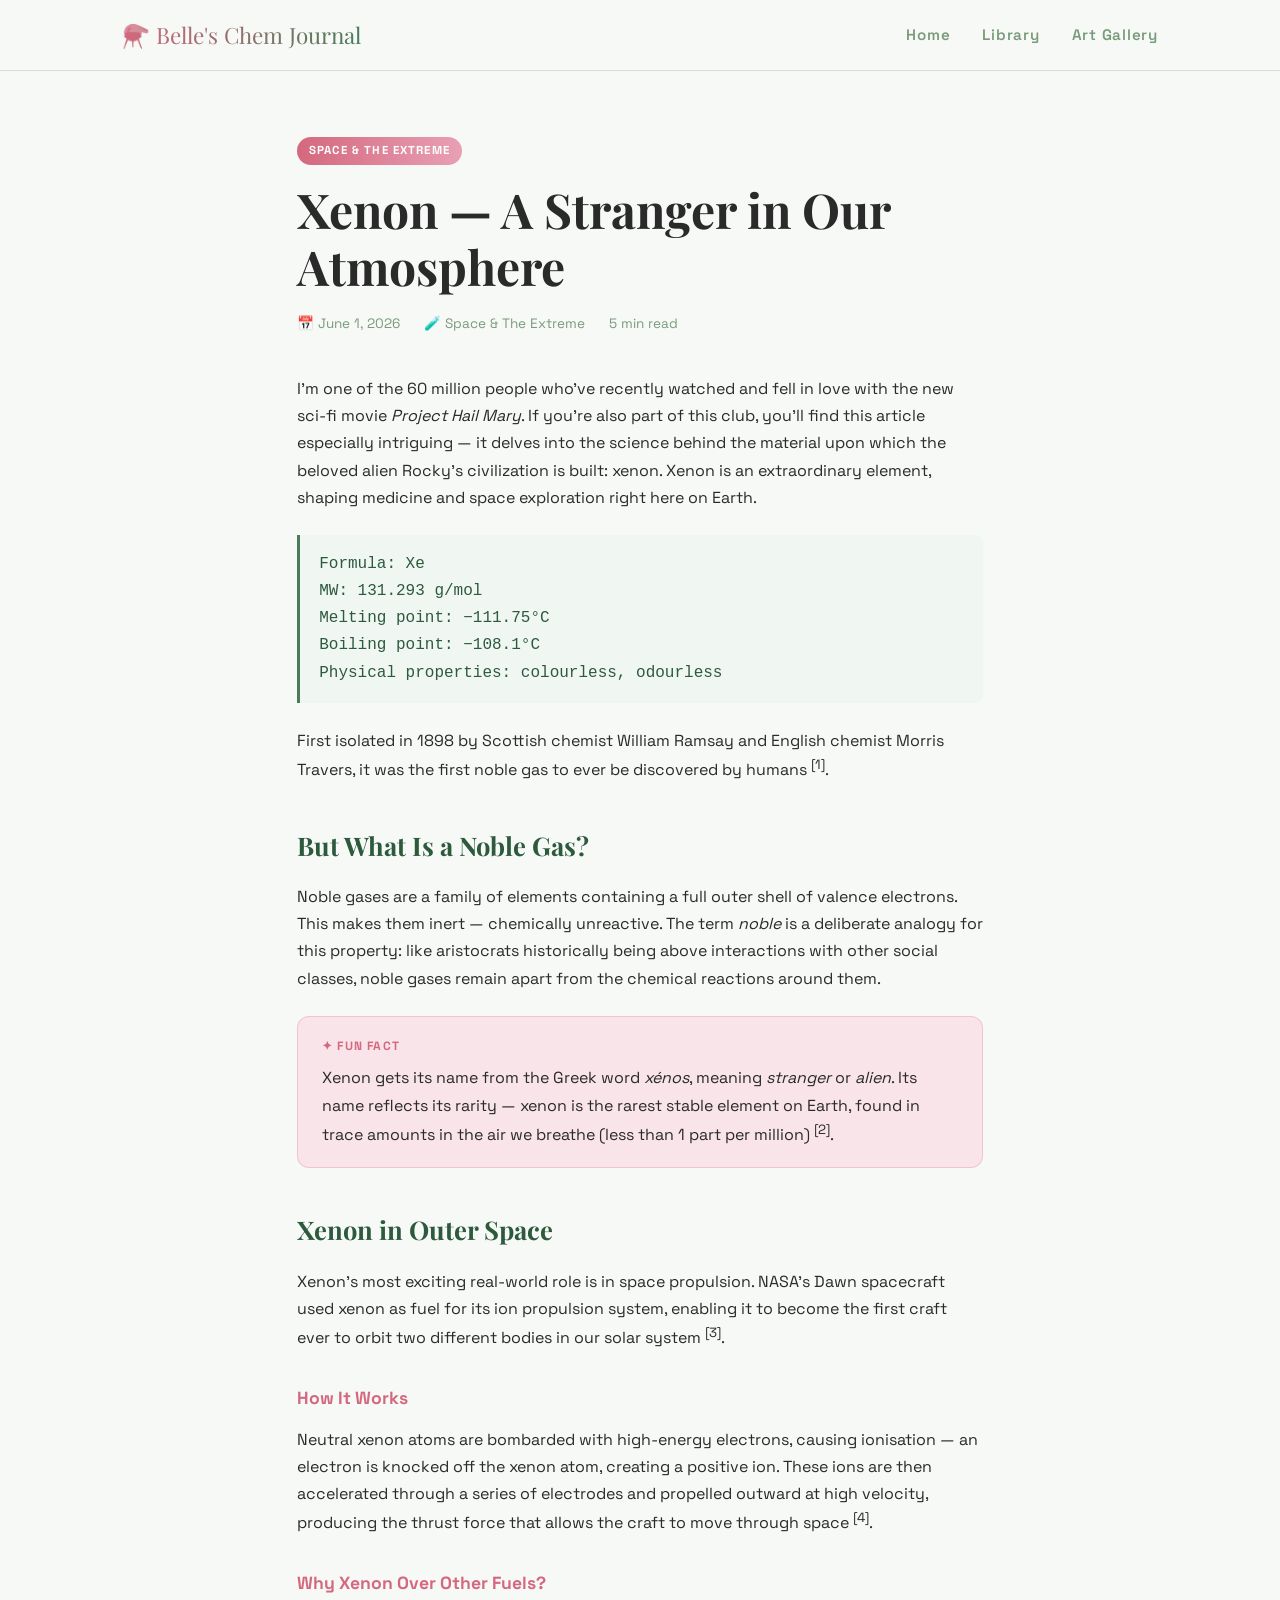
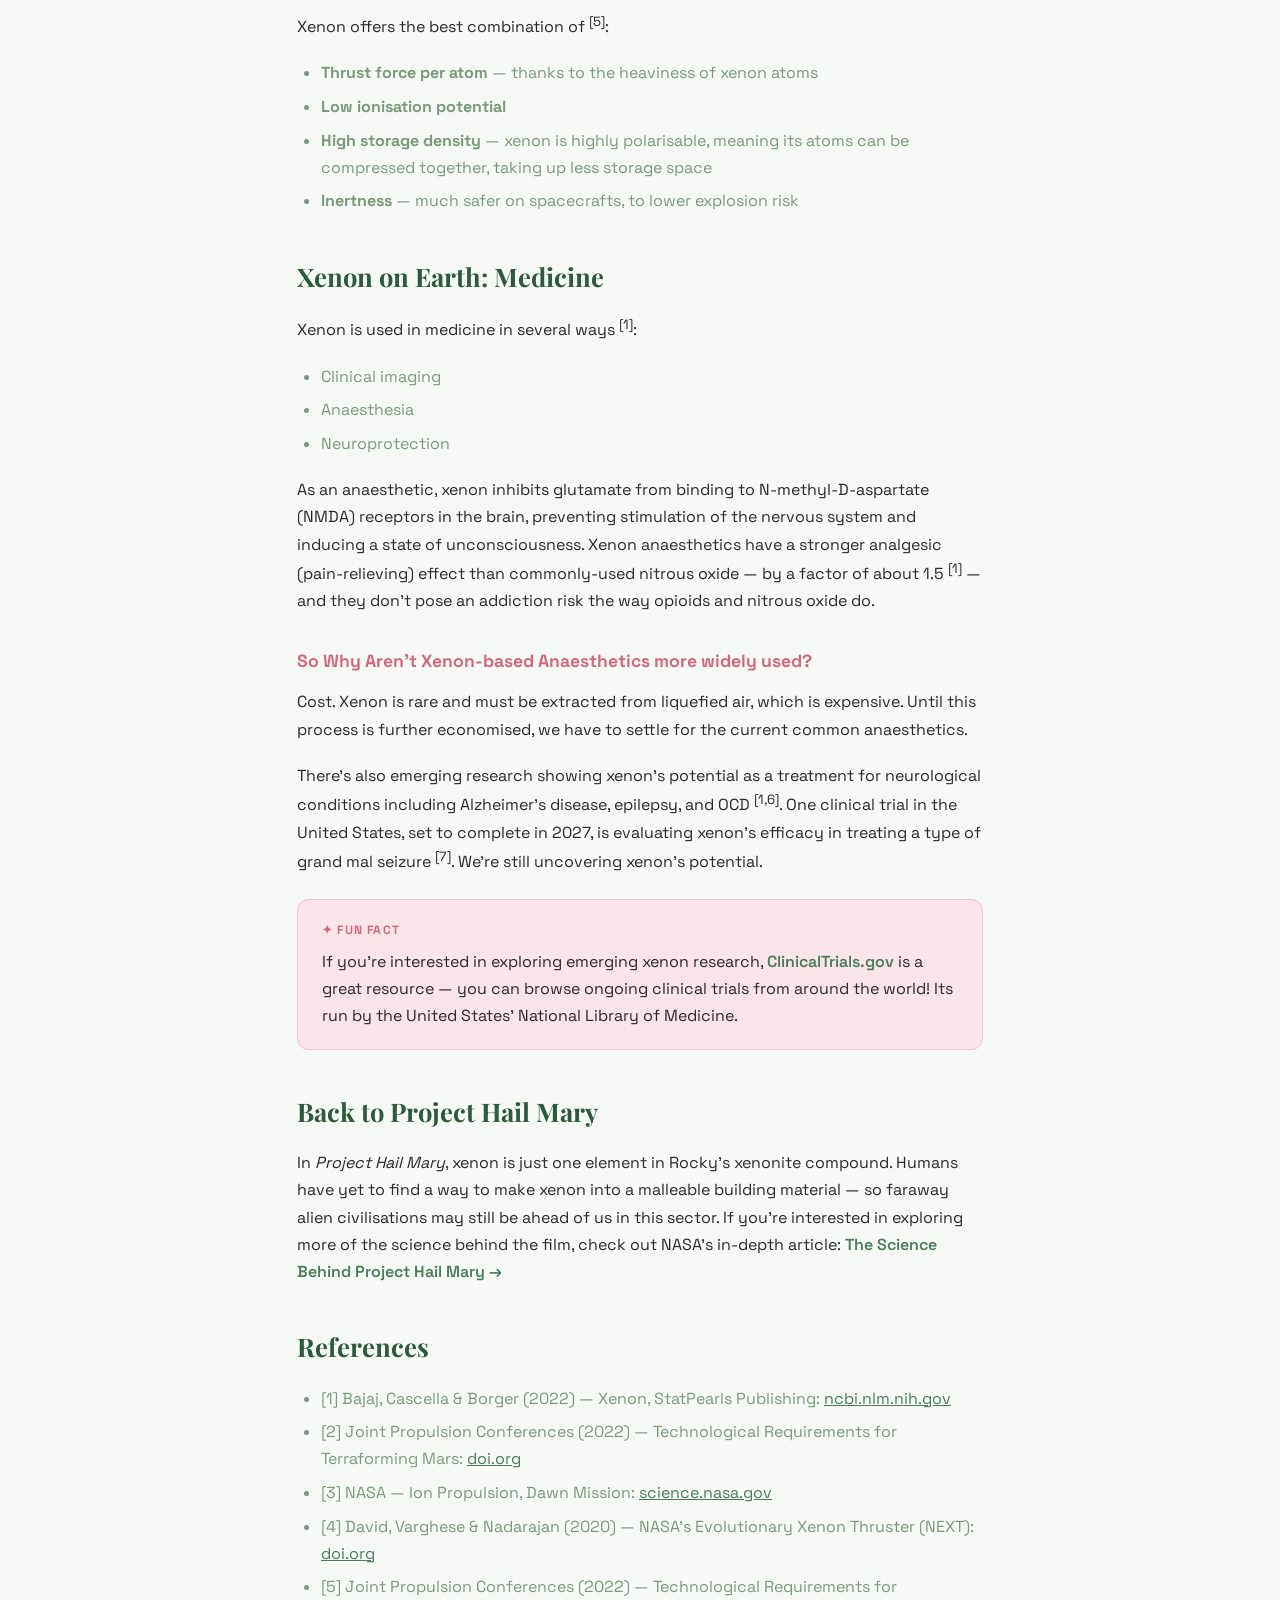
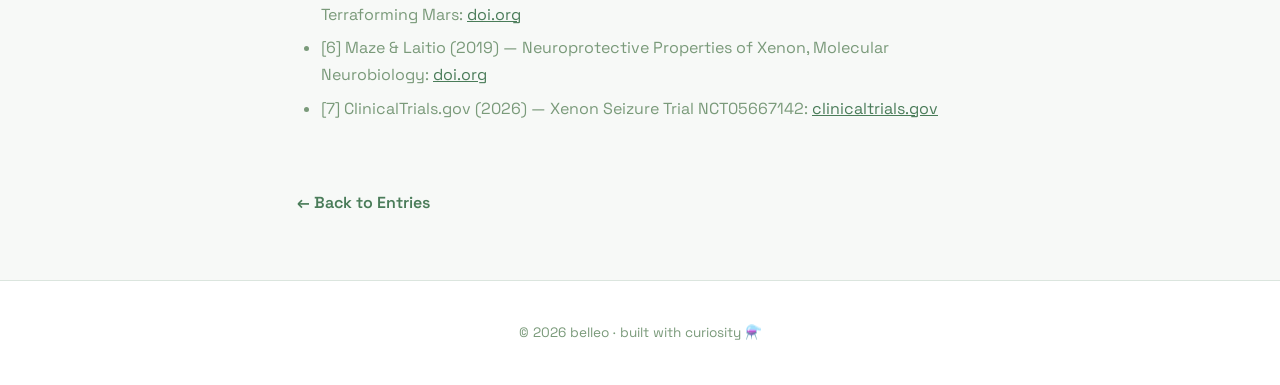
<file: posts/xenon.html>
<!DOCTYPE html>
<html lang="en">
<head>
  <meta charset="UTF-8" />
  <meta name="viewport" content="width=device-width, initial-scale=1.0"/>
  <title>Xenon — A Stranger in Our Atmosphere</title>
  <link rel="stylesheet" href="../style.css" />
  <link href="https://fonts.googleapis.com/css2?family=Space+Grotesk:wght@300;400;600;700&family=Playfair+Display:ital,wght@0,700;1,400&display=swap" rel="stylesheet"/>
</head>
<body>

  <header>
    <nav>
      <a href="../index.html" class="logo">⚗️ Belle's Chem Journal</a>
      <ul>
        <li><a href="../index.html">Home</a></li>
        <li><a href="../categories.html">Library</a></li>
        <li><a href="../gallery.html">Art Gallery</a></li>
      </ul>
    </nav>
  </header>

  <main>
    <div class="article-container">

      <div class="article-header">
        <div class="post-tag">Space & The Extreme</div>
        <h1>Xenon — A Stranger in Our Atmosphere</h1>
        <div class="article-meta">
        <span>📅 June 1, 2026</span>
        <span>🧪 Space & The Extreme</span>
        <span>5 min read</span>
        </div>
      </div>

      <div class="article-body">

        <p>
          I'm one of the 60 million people who've recently watched and fell in love with the new 
          sci-fi movie <em>Project Hail Mary</em>. If you're also part of this club, you'll find 
          this article especially intriguing — it delves into the science behind the material upon 
          which the beloved alien Rocky's civilization is built: xenon. Xenon is an extraordinary 
          element, shaping medicine and space exploration right here on Earth.
        </p>

      <!-- MOLECULE STATS -->
      <div class="chem-formula">
        Formula: Xe<br>
        MW: 131.293 g/mol<br/>
        Melting point: −111.75°C<br/>
        Boiling point: −108.1°C<br/>
        Physical properties: colourless, odourless
      </div>

        <p>
          First isolated in 1898 by Scottish chemist William Ramsay and English chemist Morris 
          Travers, it was the first noble gas to ever be discovered by humans <sup>[1]</sup>.
        </p>

        <h2>But What Is a Noble Gas?</h2>
        <p>
          Noble gases are a family of elements containing a full outer shell of valence electrons. 
          This makes them inert — chemically unreactive. The term <em>noble</em> is a deliberate 
          analogy for this property: like aristocrats historically being above interactions with 
          other social classes, noble gases remain apart from the chemical reactions around them.
        </p>

        <div class="fun-fact">
          Xenon gets its name from the Greek word <em>xénos</em>, meaning <em>stranger</em> or 
          <em>alien</em>. Its name reflects its rarity — xenon is the rarest stable element on 
          Earth, found in trace amounts in the air we breathe (less than 1 part per million) <sup>[2]</sup>.
        </div>

        <h2>Xenon in Outer Space</h2>
        <p>
          Xenon's most exciting real-world role is in space propulsion. NASA's Dawn spacecraft 
          used xenon as fuel for its ion propulsion system, enabling it to become the first craft 
          ever to orbit two different bodies in our solar system <sup>[3]</sup>.
        </p>

        <h3>How It Works</h3>
        <p>
          Neutral xenon atoms are bombarded with high-energy electrons, causing ionisation — an 
          electron is knocked off the xenon atom, creating a positive ion. These ions are then 
          accelerated through a series of electrodes and propelled outward at high velocity, 
          producing the thrust force that allows the craft to move through space <sup>[4]</sup>.
        </p>

        <h3>Why Xenon Over Other Fuels?</h3>
        <p>Xenon offers the best combination of <sup>[5]</sup>:</p>
        <ul>
          <li><strong>Thrust force per atom</strong> — thanks to the heaviness of xenon atoms</li>
          <li><strong>Low ionisation potential</strong></li>
          <li><strong>High storage density</strong> — xenon is highly polarisable, meaning its atoms can be compressed together, taking up less storage space</li>
          <li><strong>Inertness</strong> — much safer on spacecrafts, to lower explosion risk</li>
        </ul>

        <h2>Xenon on Earth: Medicine</h2>
        <p>Xenon is used in medicine in several ways <sup>[1]</sup>:</p>
        <ul>
          <li>Clinical imaging</li>
          <li>Anaesthesia</li>
          <li>Neuroprotection</li>
        </ul>

        <p>
          As an anaesthetic, xenon inhibits glutamate from binding to N-methyl-D-aspartate (NMDA) 
          receptors in the brain, preventing stimulation of the nervous system and inducing a state 
          of unconsciousness. Xenon anaesthetics have a stronger analgesic (pain-relieving) effect 
          than commonly-used nitrous oxide — by a factor of about 1.5 <sup>[1]</sup> — and they 
          don't pose an addiction risk the way opioids and nitrous oxide do.
        </p>

<h3>So Why Aren't Xenon-based Anaesthetics more widely used?</h3>
        
        <p>
          Cost. Xenon is rare and must be extracted from 
          liquefied air, which is expensive. Until this process is further economised, we have to 
          settle for the current common anaesthetics.
        </p>

        <p>
          There's also emerging research showing xenon's potential as a treatment for neurological 
          conditions including Alzheimer's disease, epilepsy, and OCD <sup>[1,6]</sup>. One 
          clinical trial in the United States, set to complete in 2027, is evaluating xenon's 
          efficacy in treating a type of grand mal seizure <sup>[7]</sup>. We're still uncovering 
          xenon's potential.
        </p>

        <div class="fun-fact">
          If you're interested in exploring emerging xenon research, 
          <a href="https://clinicaltrials.gov" target="_blank" style="color: var(--green); font-weight: 600;">ClinicalTrials.gov</a> 
          is a great resource — you can browse ongoing clinical trials from around the world! Its 
          run by the United States' National Library of Medicine.
        </div>

        <h2>Back to Project Hail Mary</h2>
        <p>
          In <em>Project Hail Mary</em>, xenon is just one element in Rocky's xenonite compound. 
          Humans have yet to find a way to make xenon into a malleable building material — so 
          faraway alien civilisations may still be ahead of us in this sector. If you're interested 
          in exploring more of the science behind the film, check out NASA's in-depth article:
          <a href="https://science.nasa.gov/the-science-behind-project-hail-mary/" target="_blank" style="color: var(--green); font-weight: 600;">
            The Science Behind Project Hail Mary →
          </a>
        </p>

        <!-- REFERENCES -->
<h2>References</h2>
<ul>
  <li>[1] Bajaj, Cascella & Borger (2022) — Xenon, StatPearls Publishing: <a href="https://www.ncbi.nlm.nih.gov/books/NBK540997/" style="color: var(--green); text-decoration: underline;" target="_blank">ncbi.nlm.nih.gov</a></li>
  <li>[2] Joint Propulsion Conferences (2022) — Technological Requirements for Terraforming Mars: <a href="https://doi.org/10.2514/MJPC93" style="color: var(--green); text-decoration: underline;" target="_blank">doi.org</a></li>
  <li>[3] NASA — Ion Propulsion, Dawn Mission: <a href="https://science.nasa.gov/mission/dawn/technology/ion-propulsion/" style="color: var(--green); text-decoration: underline;" target="_blank">science.nasa.gov</a></li>
  <li>[4] David, Varghese & Nadarajan (2020) — NASA's Evolutionary Xenon Thruster (NEXT): <a href="https://doi.org/10.1109/ASET48392.2020.9118370" style="color: var(--green); text-decoration: underline;" target="_blank">doi.org</a></li>
  <li>[5] Joint Propulsion Conferences (2022) — Technological Requirements for Terraforming Mars: <a href="https://doi.org/10.2514/MJPC93" style="color: var(--green); text-decoration: underline;" target="_blank">doi.org</a></li>
  <li>[6] Maze & Laitio (2019) — Neuroprotective Properties of Xenon, Molecular Neurobiology: <a href="https://doi.org/10.1007/s12035-019-01761-z" style="color: var(--green); text-decoration: underline;" target="_blank">doi.org</a></li>
  <li>[7] ClinicalTrials.gov (2026) — Xenon Seizure Trial NCT05667142: <a href="https://clinicaltrials.gov/study/NCT05667142" style="color: var(--green); text-decoration: underline;" target="_blank">clinicaltrials.gov</a></li>
</ul>

        <a href="../categories.html" class="back-link">← Back to Entries</a>

      </div>
    </div>
  </main>

  <footer>
    <p>© 2026 belleo · built with curiosity ⚗️</p>
  </footer>

</body>
</html>
</file>
<file: style.css>
/* ── VARIABLES ── */
:root {
  --pink:    #d4687e;
  --pink2:   #e8a0b4;
  --green:   #4a7c59;
  --green2:  #2d5a3d;
  --petal:   #f9e4ea;
  --dark:    #2a2a2a;
  --card-bg: #ffffff;
  --bg:      #f7f9f7;
  --text:    #2a2a2a;
  --muted:   #7a9a7a;
  --border:  rgba(74, 124, 89, 0.2);
}

/* ── RESET ── */
*, *::before, *::after { box-sizing: border-box; margin: 0; padding: 0; }

body {
  background-color: var(--bg);
  color: var(--text);
  font-family: 'Space Grotesk', sans-serif;
  line-height: 1.7;
}

a { color: inherit; text-decoration: none; }

/* ── NAV ── */
header {
  position: sticky;
  top: 0;
  z-index: 100;
  background: rgba(247, 249, 247, 0.92);
  backdrop-filter: blur(12px);
  border-bottom: 1px solid var(--border);
}

nav {
  max-width: 1100px;
  margin: 0 auto;
  padding: 1rem 2rem;
  display: flex;
  justify-content: space-between;
  align-items: center;
}

.logo {
  font-family: 'Playfair Display', serif;
  font-size: 1.4rem;
  background: linear-gradient(90deg, var(--pink), var(--green));
  -webkit-background-clip: text;
  -webkit-text-fill-color: transparent;
  background-clip: text;
}

nav ul {
  list-style: none;
  display: flex;
  gap: 2rem;
}

nav ul a {
  color: var(--muted);
  font-size: 0.95rem;
  font-weight: 600;
  letter-spacing: 0.05em;
  transition: color 0.2s;
}

nav ul a:hover { color: var(--pink); }

/* ── HERO ── */
.hero {
  text-align: center;
  padding: 6rem 2rem 4rem;
  background: linear-gradient(180deg, var(--petal) 0%, var(--bg) 100%);
}

.hero-label {
  color: var(--green);
  letter-spacing: 0.2em;
  font-size: 0.85rem;
  text-transform: uppercase;
  margin-bottom: 1rem;
}

.hero h1 {
  font-family: 'Playfair Display', serif;
  font-size: clamp(2.5rem, 6vw, 5rem);
  line-height: 1.15;
  margin-bottom: 1.2rem;
  color: var(--dark);
}

.hero h1 em {
  font-style: italic;
  background: linear-gradient(90deg, var(--pink), var(--green));
  -webkit-background-clip: text;
  -webkit-text-fill-color: transparent;
  background-clip: text;
}

.hero-sub {
  color: var(--muted);
  font-size: 1.1rem;
  max-width: 500px;
  margin: 0 auto;
}

/* ── CLOSING SECTION (PHOTO BAR) ── */
.closing-section {
  max-width: 1100px;
  margin: 0 auto;
  padding: 0 2rem;
  display: flex;
  flex-direction: column;
  gap: 2rem;
}

/* ── PHOTO BAR ── */
.photo-bar {
  display: flex;
  gap: 1rem;
  width: 100%;
}

.photo-slot {
  flex: 1;
  height: 260px;
  border-radius: 12px;
  overflow: hidden;
  border: 1px solid var(--border);
  background: var(--bg);
}

.photo-slot img {
  width: 100%;
  height: 100%;
  object-fit: cover;
  display: block;
}

/* ── BLOG INTRO ── */
.intro-section {
  max-width: 1100px;
  margin: 2rem auto 2rem;
  padding: 0 2rem;
}

.intro-inner {
  border: 1px solid var(--border);
  border-radius: 16px;
  background: var(--card-bg);
  padding: 2.5rem;
}

.intro-inner h2 {
  font-family: 'Playfair Display', serif;
  font-size: 1.8rem;
  margin-bottom: 1rem;
  color: var(--dark);
}

.intro-inner p {
  color: var(--muted);
  line-height: 1.8;
  font-size: 0.95rem;
}

/* ── FEATURED DISCOVERY ── */
.discovery-section {
  max-width: 1100px;
  margin: 0 auto 1rem;
  padding: 0 2rem;
}

.discovery-inner {
  border: 1px solid var(--border);
  border-radius: 16px;
  background: var(--card-bg);
  padding: 1.5rem 2rem;
  display: flex;
  align-items: center;
  gap: 2rem;
  flex-wrap: wrap;
}

.discovery-label {
  font-size: 0.75rem;
  font-weight: 600;
  letter-spacing: 0.1em;
  text-transform: uppercase;
  color: var(--pink);
  white-space: nowrap;
}

.discovery-content {
  display: flex;
  flex-direction: column;
  gap: 0.3rem;
}

.discovery-desc {
  font-size: 0.85rem;
  color: var(--muted);
  margin: 0;
}

.discovery-title {
  font-size: 0.95rem;
  font-weight: 600;
  color: var(--dark);
  text-decoration: none;
}

.discovery-title:hover {
  color: var(--pink);
  text-decoration: underline;
}

/* ── CLOSING WRAPPER (Latest Entries gradient background) ── */
.closing-wrapper {
  background: linear-gradient(to bottom, var(--bg) 0%, #fde8e8 100%);
  padding: 2rem 2rem 3rem;
  margin-top: 0;
}

/* ── POSTS SECTION ── */
.posts-section {
  max-width: 1100px;
  margin: 0 auto;
  padding: 2rem 0;
}

.posts-section h2 {
  font-family: 'Playfair Display', serif;
  font-size: 2rem;
  margin-bottom: 2rem;
  color: var(--dark);
}

.posts-grid {
  display: grid;
  grid-template-columns: repeat(auto-fill, minmax(300px, 1fr));
  gap: 1.5rem;
}

/* ── POST CARD ── */
.post-card {
  background: var(--card-bg);
  border: 1px solid var(--border);
  border-radius: 16px;
  padding: 1.8rem;
  transition: transform 0.2s, border-color 0.2s, box-shadow 0.2s;
  box-shadow: 0 2px 12px rgba(74, 124, 89, 0.06);
}

.post-card:hover {
  transform: translateY(-4px);
  border-color: var(--pink2);
  box-shadow: 0 8px 24px rgba(212, 104, 126, 0.12);
}

.post-tag {
  display: inline-block;
  background: linear-gradient(90deg, var(--pink), var(--pink2));
  color: white;
  font-size: 0.72rem;
  font-weight: 700;
  letter-spacing: 0.1em;
  text-transform: uppercase;
  padding: 0.25rem 0.75rem;
  border-radius: 999px;
  margin-bottom: 1rem;
}

.post-card h3 {
  font-family: 'Playfair Display', serif;
  font-size: 1.2rem;
  margin-bottom: 0.75rem;
  line-height: 1.3;
  color: var(--dark);
}

.post-card h3 a:hover { color: var(--pink); }

.post-card p {
  color: var(--muted);
  font-size: 0.9rem;
  margin-bottom: 1.2rem;
}

.read-more {
  color: var(--green);
  font-size: 0.88rem;
  font-weight: 600;
  letter-spacing: 0.05em;
  transition: letter-spacing 0.2s;
}

.read-more:hover { letter-spacing: 0.12em; }

/* ── ABOUT MINI ── */
.about-mini {
  border: 1px solid var(--border);
  border-radius: 16px;
  background: var(--card-bg);
  padding: 2rem 2.5rem;
}

.about-mini .hero-label { margin-bottom: 0.75rem; }

.about-mini p {
  color: var(--muted);
  line-height: 1.8;
  font-size: 0.95rem;
  margin-bottom: 0.75rem;
}

.about-mini p:last-child { margin-bottom: 0; }

/* ── CATEGORIES PAGE ── */
.categories-section {
  max-width: 1100px;
  margin: 0 auto;
  padding: 4rem 2rem;
}

.categories-section h1 {
  font-family: 'Playfair Display', serif;
  font-size: 2.5rem;
  margin-bottom: 0.5rem;
  color: var(--dark);
}

.categories-section .page-sub {
  color: var(--muted);
  margin-bottom: 3rem;
}

.category-group { margin-bottom: 3rem; }

.category-group h2 {
  font-size: 1.1rem;
  font-weight: 700;
  letter-spacing: 0.1em;
  text-transform: uppercase;
  color: var(--green);
  border-left: 3px solid var(--pink);
  padding-left: 0.75rem;
  margin-bottom: 1rem;
}

.category-list {
  list-style: none;
  display: flex;
  flex-direction: column;
  gap: 0.5rem;
}

.category-list li a {
  display: flex;
  justify-content: space-between;
  align-items: center;
  background: var(--card-bg);
  border: 1px solid var(--border);
  border-radius: 10px;
  padding: 0.9rem 1.2rem;
  color: var(--dark);
  transition: border-color 0.2s, transform 0.2s, box-shadow 0.2s;
  box-shadow: 0 1px 4px rgba(74, 124, 89, 0.05);
}

.category-list li a:hover {
  border-color: var(--pink);
  transform: translateX(4px);
  color: var(--pink);
  box-shadow: 0 4px 12px rgba(212, 104, 126, 0.1);
}

.category-desc {
  color: var(--muted);
  font-size: 0.9rem;
  margin-top: 0.25rem;
  margin-bottom: 1rem;
  max-width: 600px;
  line-height: 1.6;
}

/* ── GALLERY PAGE ── */
.gallery-section {
  max-width: 1100px;
  margin: 0 auto;
  padding: 4rem 2rem;
}

.gallery-section h1 {
  font-family: 'Playfair Display', serif;
  font-size: 2.5rem;
  margin-bottom: 0.5rem;
  color: var(--dark);
}

.gallery-section .page-sub {
  color: var(--muted);
  margin-bottom: 3rem;
}

.gallery-grid {
  display: grid;
  grid-template-columns: repeat(auto-fill, minmax(250px, 1fr));
  gap: 1.2rem;
}

.gallery-item {
  border-radius: 12px;
  overflow: hidden;
  border: 1px solid var(--border);
  background: var(--card-bg);
  transition: transform 0.2s, border-color 0.2s, box-shadow 0.2s;
  box-shadow: 0 2px 8px rgba(74, 124, 89, 0.06);
}

.gallery-item:hover {
  transform: scale(1.02);
  border-color: var(--pink2);
  box-shadow: 0 8px 24px rgba(212, 104, 126, 0.12);
}

.gallery-item img {
  width: 100%;
  aspect-ratio: 1;
  object-fit: cover;
  display: block;
}

.gallery-item p {
  padding: 0.75rem 1rem;
  font-size: 0.85rem;
  color: var(--muted);
}

/* ── ARTICLE / POST PAGE ── */
.article-container {
  max-width: 750px;
  margin: 0 auto;
  padding: 4rem 2rem;
}

.article-header { margin-bottom: 2.5rem; }

.article-header .post-tag { margin-bottom: 1rem; }

.article-header h1 {
  font-family: 'Playfair Display', serif;
  font-size: clamp(2rem, 5vw, 3rem);
  line-height: 1.2;
  margin-bottom: 1rem;
  color: var(--dark);
}

.article-meta {
  color: var(--muted);
  font-size: 0.85rem;
  display: flex;
  gap: 1.5rem;
}

.article-body h2 {
  font-family: 'Playfair Display', serif;
  font-size: 1.6rem;
  margin: 2.5rem 0 1rem;
  color: var(--green2);
}

.article-body h3 {
  font-size: 1.1rem;
  font-weight: 700;
  margin: 2rem 0 0.75rem;
  color: var(--pink);
}

.article-body p { margin-bottom: 1.2rem; color: var(--dark); }

.article-body ul, .article-body ol {
  padding-left: 1.5rem;
  margin-bottom: 1.2rem;
  color: var(--muted);
}

.article-body li { margin-bottom: 0.4rem; }

.article-body .chem-formula {
  background: #f0f7f2;
  border-left: 3px solid var(--green);
  border-radius: 0 8px 8px 0;
  padding: 1rem 1.2rem;
  font-family: monospace;
  font-size: 1rem;
  margin: 1.5rem 0;
  color: var(--green2);
}

.article-body .fun-fact {
  background: var(--petal);
  border: 1px solid rgba(212, 104, 126, 0.25);
  border-radius: 12px;
  padding: 1.2rem 1.5rem;
  margin: 1.5rem 0;
}

.article-body .fun-fact::before {
  content: "✦ Fun Fact";
  display: block;
  font-size: 0.75rem;
  font-weight: 700;
  letter-spacing: 0.1em;
  text-transform: uppercase;
  color: var(--pink);
  margin-bottom: 0.5rem;
}

.back-link {
  display: inline-block;
  margin-top: 3rem;
  color: var(--green);
  font-weight: 600;
}

.back-link:hover { text-decoration: underline; }

/* ── FOOTER ── */
footer {
  text-align: center;
  padding: 2.5rem;
  color: var(--muted);
  font-size: 0.85rem;
  border-top: 1px solid var(--border);
  background: var(--card-bg);
}

/* ── RESPONSIVE ── */
@media (max-width: 700px) {
  nav ul { gap: 1rem; }
  .hero { padding: 4rem 1.5rem 3rem; }

  .photo-bar {
    flex-direction: column;
  }

  .photo-slot {
    height: 200px;
  }

  .discovery-inner {
    flex-direction: column;
    align-items: flex-start;
    gap: 0.75rem;
  }
}
</file>
